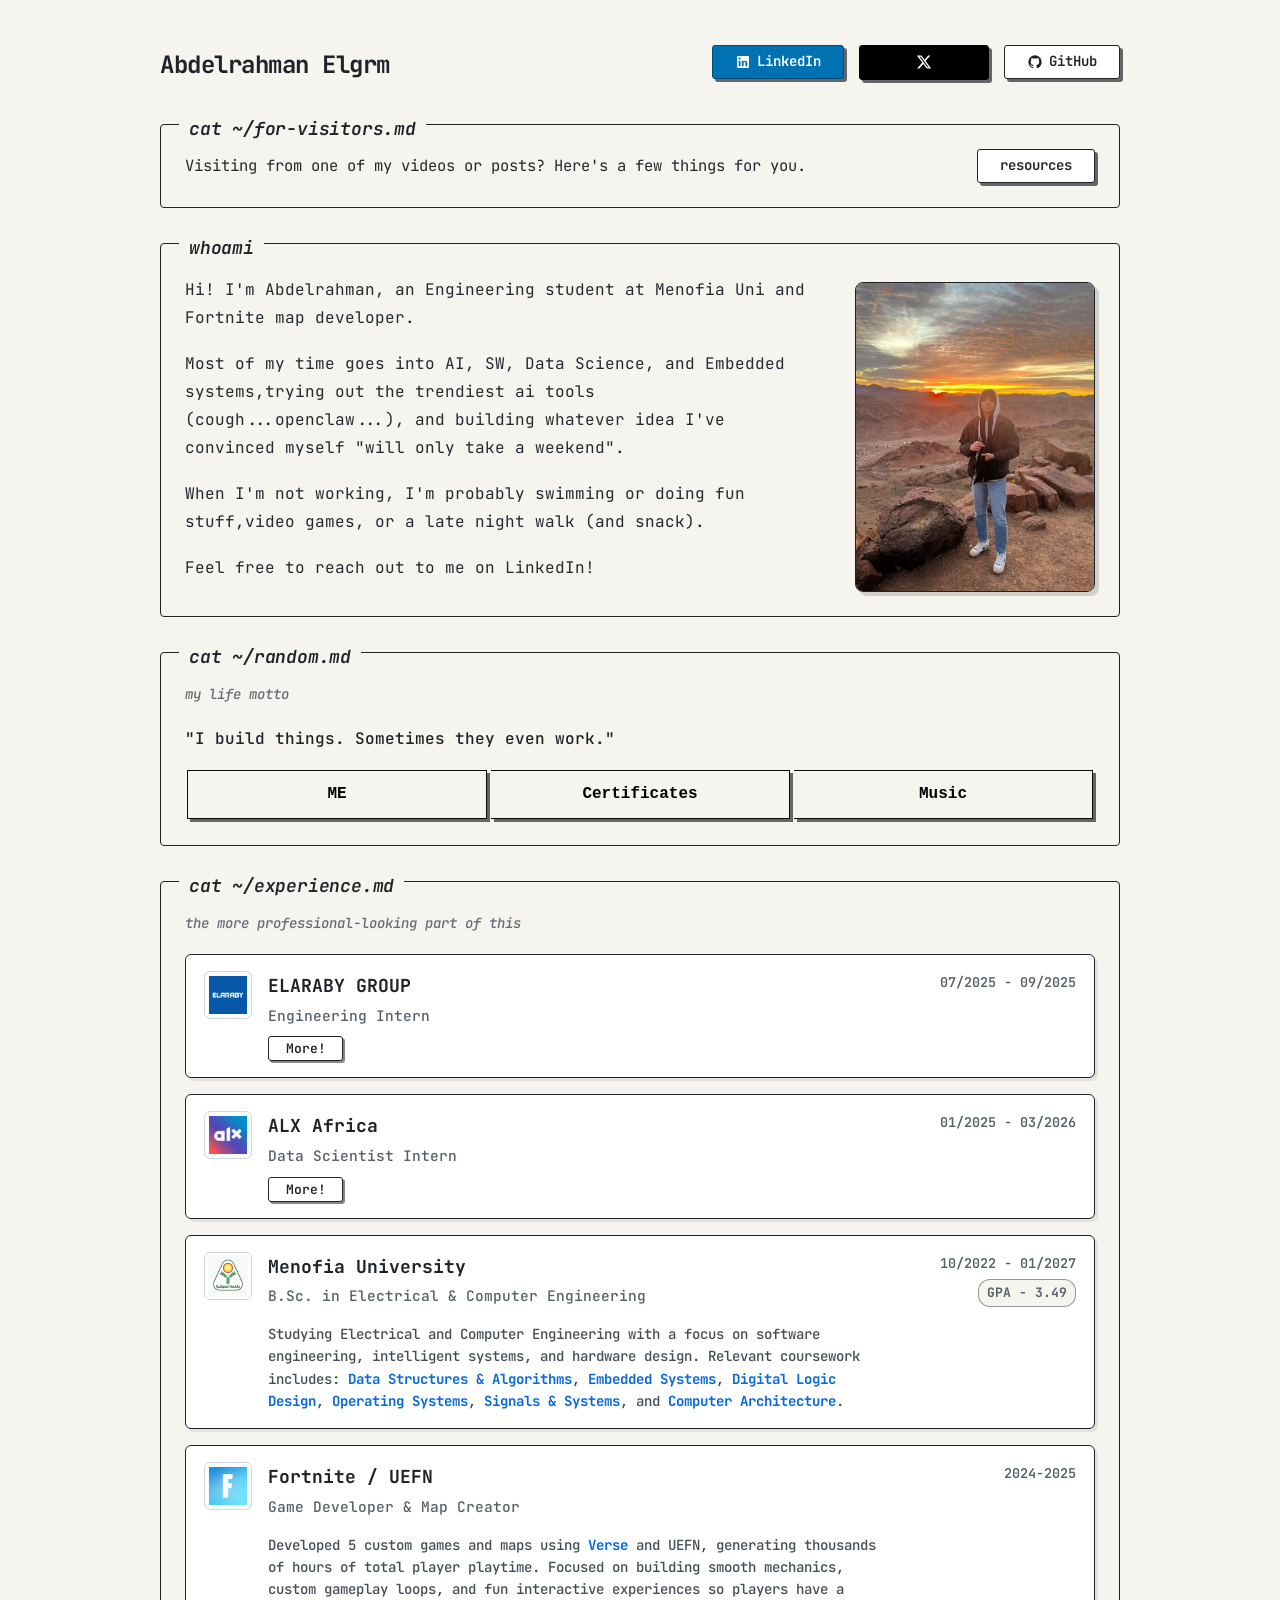
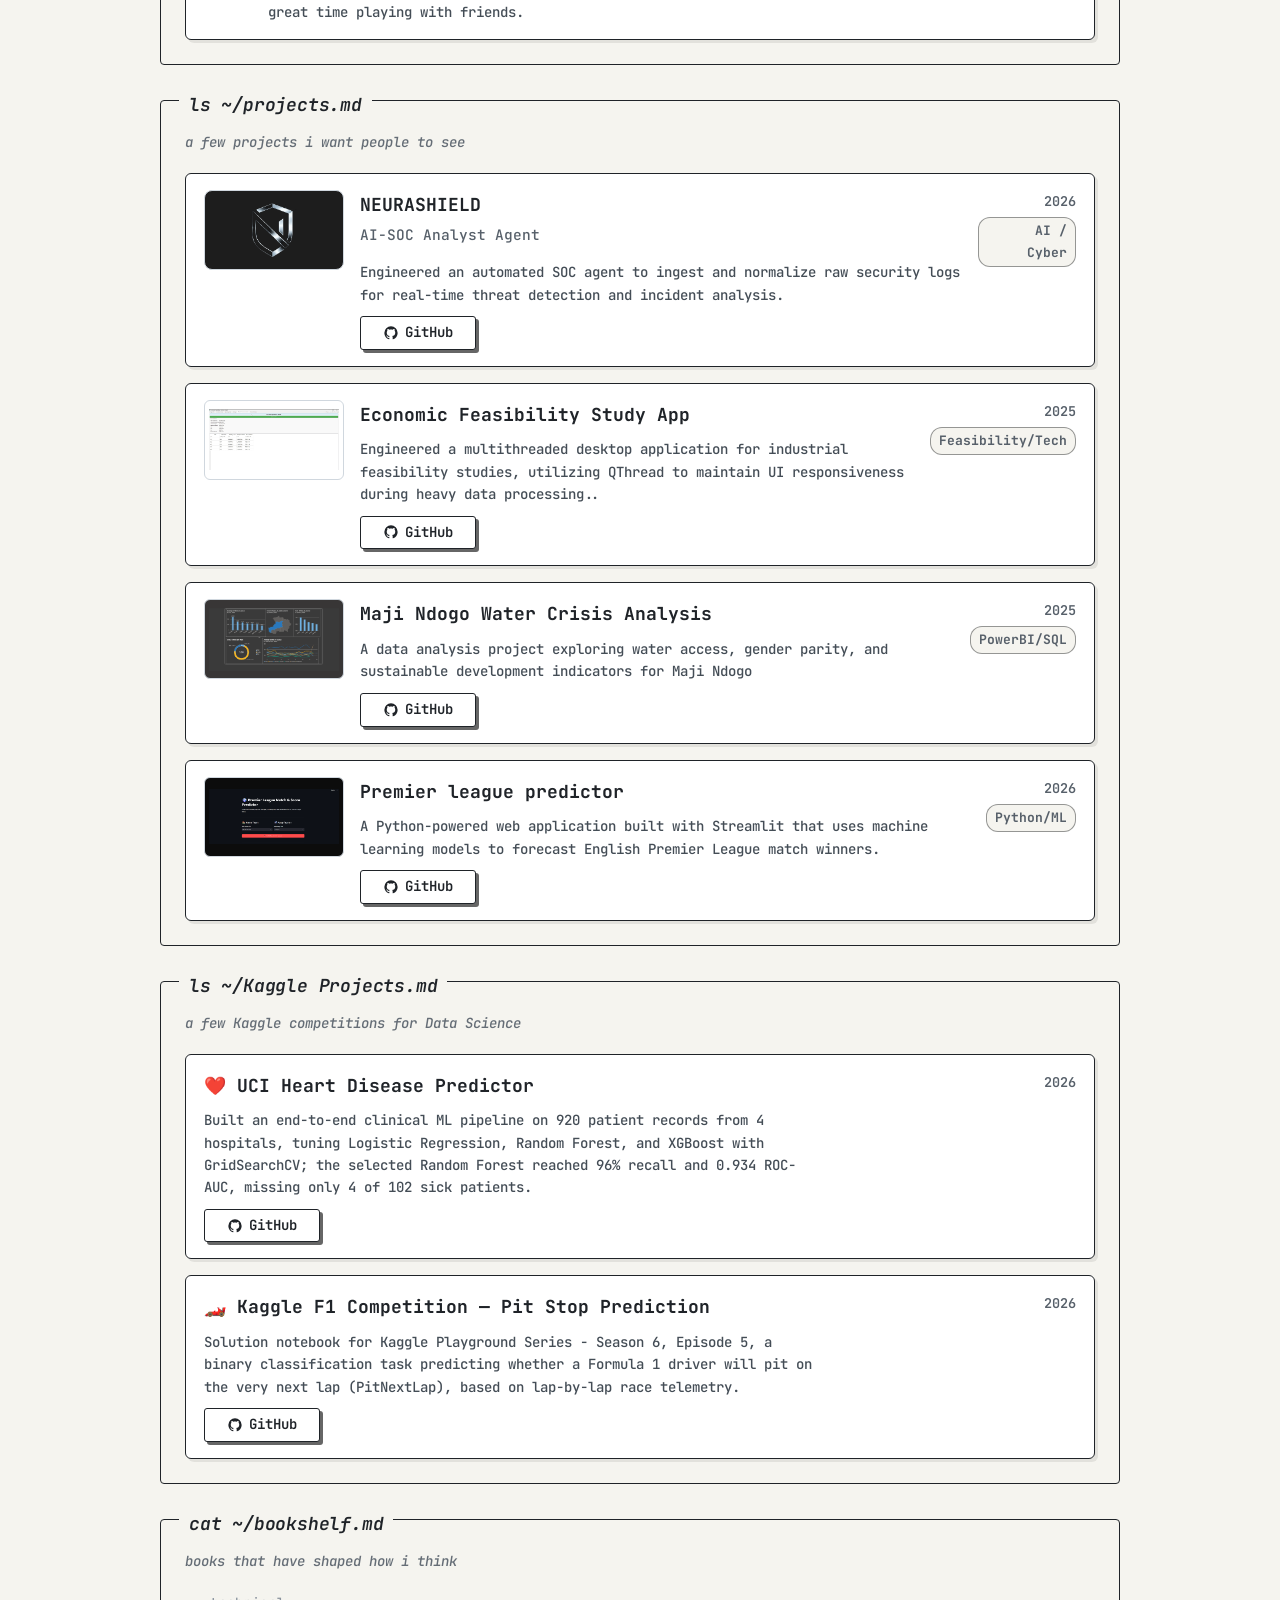
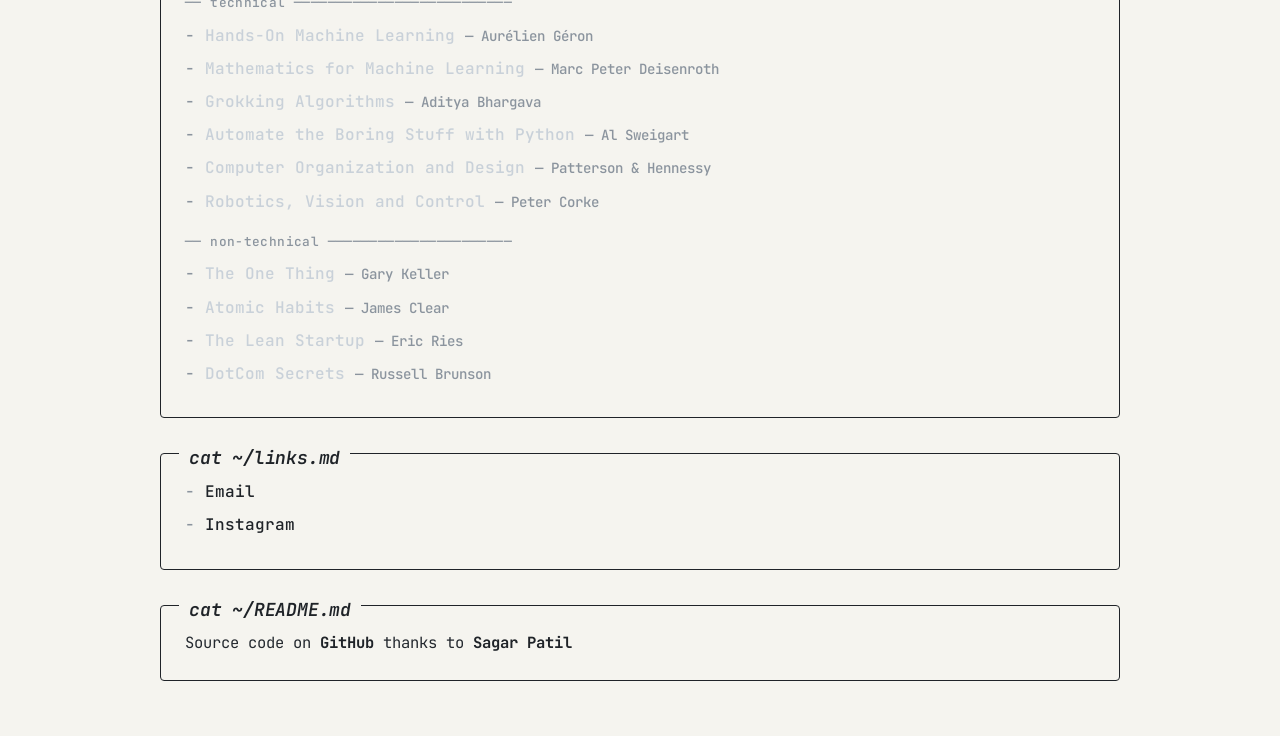
<file: index.html>
<!DOCTYPE html>
<html lang="en">
<head>
    <meta charset="UTF-8">
    <meta name="viewport"
    content="width=device-width, initial-scale=1.0">
    <title>Abdelrahman Elgrm</title>
    <link rel="icon" type="image/png" href="favicon.png">
    <link rel="shortcut icon" href="favicon.png" type="image/png">
    <link rel="stylesheet" href="style.css">
</head>
<body>

    
<header class="site-header">
    <h1><a href="index.html">Abdelrahman Elgrm</a></h1>
    <nav class="links">
        <!-- LinkedIn Button -->
        <a href="https://www.linkedin.com/in/abdelrahman-elgrm-075b00363/" class="btn btn-linkedin">
        <svg viewBox="0 0 24 24">
            <path d="M19 3a2 2 0 0 1 2 2v14a2 2 0 0 1-2 2H5a2 2 0 0 1-2-2V5a2 2 0 0 1 2-2h14m-.5 15.5v-5.3a3.26 3.26 0 0 0-3.26-3.26c-.85 0-1.84.52-2.28 1.3v-1.11h-2.79v8.37h2.79v-4.93c0-.77.62-1.4 1.39-1.4a1.4 1.4 0 0 1 1.4 1.4v4.93h2.75M6.88 8.56a1.68 1.68 0 0 0 1.68-1.68c0-.93-.75-1.69-1.68-1.69a1.69 1.69 0 0 0-1.69 1.69c0 .93.76 1.68 1.69 1.68m1.39 9.94v-8.37H5.5v8.37h2.77z"/>
        </svg>
        LinkedIn
        </a>

        <!-- X (Twitter) Button -->
        <a href="https://x.com/AAELGRM" class="btn btn-x" target="_blank">
        <svg viewBox="0 0 24 24">
            <path d="M18.244 2.25h3.308l-7.227 8.26 8.502 11.24H16.17l-5.214-6.817L4.99 21.75H1.68l7.73-8.835L1.254 2.25H8.08l4.713 6.231zm-1.161 17.52h1.833L7.084 4.126H5.117z"/>
        </svg>

        </a>

        <!-- GitHub Button -->
        <a href="https://github.com/Abdurhman-elgrm" class="btn btn-github">
        <svg viewBox="0 0 24 24">
            <path d="M12 2A10 10 0 0 0 2 12c0 4.42 2.87 8.17 6.84 9.5.5.08.66-.23.66-.5v-1.69c-2.77.6-3.36-1.34-3.36-1.34-.46-1.16-1.11-1.47-1.11-1.47-.91-.62.07-.6.07-.6 1 .07 1.53 1.03 1.53 1.03.87 1.52 2.34 1.07 2.91.83.1-.65.35-1.09.63-1.34-2.22-.25-4.55-1.11-4.55-4.92 0-1.11.38-2 1.03-2.71-.1-.25-.45-1.29.1-2.64 0 0 .84-.27 2.75 1.02.79-.22 1.65-.33 2.5-.33.85 0 1.71.11 2.5.33 1.91-1.29 2.75-1.02 2.75-1.02.55 1.35.2 2.39.1 2.64.65.71 1.03 1.6 1.03 2.71 0 3.82-2.34 4.66-4.57 4.91.36.31.69.92.69 1.85V21c0 .27.16.59.67.5C19.14 20.16 22 16.42 22 12A10 10 0 0 0 12 2z"/>
        </svg>
        GitHub
        </a>
    </nav>
</header>

<div class="bordered-box">
    <span class="bordered-box-header">cat ~/for-visitors.md</span>
    <div class="bordered-box-body"><p>Visiting from one of my videos or posts? Here's a few things for you.</p>
        <nav class="links">
        <a href="resources.html" class="btn btn-resources">resources</a></nav>
    </div>
</div>
<section class="terminal-block bordered-box">
    <span class="bordered-box-header">whoami</span>

    <div class="bio">
        <!-- Text on Left -->
        <div class="bio-text">
            <p>Hi! I'm Abdelrahman, an Engineering student at Menofia Uni and Fortnite map developer.</p>
            <p>Most of my time goes into AI, SW, Data Science, and Embedded systems,trying out the trendiest ai tools (cough...openclaw...), and building whatever idea I've convinced myself "will only take a weekend".</p>
            <p>When I'm not working, I'm probably swimming or doing fun stuff,video games, or a late night walk (and snack).</p>
            <p>Feel free to reach out to me on LinkedIn!</p>
        </div>

        <!-- Pic on Right -->
        <div class="bio-pic">
            <img src="img\WhatsApp Image 2026-09-30 at 9.23.48 PM.jpeg" alt="A photo of me" class="img-primary">
            <img src="img/img1.jpeg" alt="A goofier photo of me" class="img-hover">
        </div>
    </div>
</section>

<section class="terminal-block bordered-box">
    <span class="bordered-box-header">cat ~/random.md</span>
    <p class="section-note">my life motto</p>
    <blockquote>"I build things. Sometimes they even work."</blockquote>
    <nav class="links random-links">
        <a href="ME.html" class="btn btn-random">ME</a>
        <a href="certificate.html" class="btn btn-random">Certificates</a>
        <a href="music.html" class="btn btn-random">Music</a>
    </nav>
</section>

<section class="terminal-block bordered-box">
    <span class="bordered-box-header">cat ~/experience.md</span>
    <p class="section-note">the more professional-looking part of this</p>
    <div class="experience-card">
        <div class="card-left">
            <div class="logo-container">
                <img src="img\unnamed.png" alt="ELARABY-LOGO" />
            </div>
            <div class="details">
                <h3 class="company-name">ELARABY GROUP</h3>
                <p class="job-title">Engineering Intern</p>
                <nav class="links">
                    <!-- Unique ID for Elaraby More button -->
                    <a href="#" id="openAlarabyModalBtn" class="btn btn-details">More!</a>
                </nav>
            </div>
        </div>
        <div class="card-right">
            <span class="date">07/2025 - 09/2025</span>
        </div>
   </div>
   <div class="experience-card">
        <div class="card-left">
            <div class="logo-container">
                <img src="img\download.jpg" alt="ALX-LOGO" />
            </div>
            <div class="details">
                <h3 class="company-name">ALX Africa</h3>
                <p class="job-title">Data Scientist Intern</p>
                <nav class="links">
                    <!-- Unique ID for ALX More button -->
                    <a href="#" id="openAlxModalBtn" class="btn btn-details">More!</a>
                </nav>
            </div>
        </div>
    
        <div class="card-right">
            <span class="date">01/2025 - 03/2026</span>
        </div>
   </div>
   <div class="experience-card">
        <div class="card-left">
            <div class="logo-container">
                <img src="img/images.png" alt="Uni-LOGO" />
            </div>
            <div class="details">
                <h3 class="company-name">Menofia University</h3>
                <p class="job-title">B.Sc. in Electrical & Computer Engineering</p>
                <p class="experience-desc">Studying Electrical and Computer Engineering with a focus on software engineering, intelligent systems, and hardware design. Relevant coursework includes: <strong>Data Structures & Algorithms</strong>, <strong>Embedded Systems</strong>, <strong>Digital Logic Design</strong>, <strong>Operating Systems</strong>, <strong>Signals & Systems</strong>, and <strong>Computer Architecture</strong>.</p>
            </div>
        </div>
    
        <div class="card-right">
            <span class="date">10/2022 - 01/2027</span>
            <span class="GPA">GPA - 3.49</span>
        </div>
   </div>
 
  
    <div class="experience-card">
        <div class="card-left">
            <div class="logo-container">
                <img src="img/Fortnite_F_lettermark_logo.png" alt="fortnite-LOGO" />
            </div>
            <div class="details">
                <h3 class="company-name">Fortnite / UEFN</h3>
                <p class="job-title">Game Developer & Map Creator</p>
                <p class="experience-desc">Developed 5 custom games and maps using <strong>Verse</strong> and UEFN, generating thousands of hours of total player playtime. Focused on building smooth mechanics, custom gameplay loops, and fun interactive experiences so players have a great time playing with friends.</p>
            </div>
        </div>
        <div class="card-right">
            <span class="date">2024-2025</span>
        </div>
   </div>
</section>

<section class="terminal-block bordered-box">
    <span class="bordered-box-header">ls ~/projects.md</span>
    <p class="section-note">a few projects i want people to see</p>

    
    <div class="experience-card">
        <div class="card-left">
            <div class="logo-container project1">
                <img src="img/logo (1).png" alt="NEURASHIELD Logo" />
            </div>
            <div class="details">
                <h3 class="company-name">NEURASHIELD</h3>
                <p class="job-title">AI-SOC Analyst Agent</p>
                <p class="experience-desc">Engineered an automated SOC agent to ingest and normalize raw security logs for real-time threat detection and incident analysis.</p>
                <div style="margin-top: 10px;">
                    <a href="https://github.com/Abdurhman-elgrm/Neurashield-AI-SOC-Analyst-" class="btn btn-github">
                    <svg viewBox="0 0 24 24">
                        <path d="M12 2A10 10 0 0 0 2 12c0 4.42 2.87 8.17 6.84 9.5.5.08.66-.23.66-.5v-1.69c-2.77.6-3.36-1.34-3.36-1.34-.46-1.16-1.11-1.47-1.11-1.47-.91-.62.07-.6.07-.6 1 .07 1.53 1.03 1.53 1.03.87 1.52 2.34 1.07 2.91.83.1-.65.35-1.09.63-1.34-2.22-.25-4.55-1.11-4.55-4.92 0-1.11.38-2 1.03-2.71-.1-.25-.45-1.29.1-2.64 0 0 .84-.27 2.75 1.02.79-.22 1.65-.33 2.5-.33.85 0 1.71.11 2.5.33 1.91-1.29 2.75-1.02 2.75-1.02.55 1.35.2 2.39.1 2.64.65.71 1.03 1.6 1.03 2.71 0 3.82-2.34 4.66-4.57 4.91.36.31.69.92.69 1.85V21c0 .27.16.59.67.5C19.14 20.16 22 16.42 22 12A10 10 0 0 0 12 2z"/>
                    </svg>
                    GitHub
                    </a>
                </div>
            </div>
        </div>

        <div class="card-right">
            <span class="date">2026</span>
            <span class="GPA">AI / Cyber</span>
        </div>
    </div>

    <div class="experience-card">
        <div class="card-left">
            <div class="logo-container project2">
                <img src="img\Screenshot 2026-09-22 193331.png" alt="NEURASHIELD Logo" />
            </div>
            <div class="details">
                <h3 class="company-name">Economic Feasibility Study App</h3>
                
                <p class="experience-desc">Engineered a multithreaded desktop application for industrial feasibility studies, utilizing QThread to
                    maintain UI responsiveness during heavy data processing..</p>
                <div style="margin-top: 10px;">
                    <a href="https://github.com/Abdurhman-elgrm/Feasbility-Study-App" class="btn btn-github">
                    <svg viewBox="0 0 24 24">
                        <path d="M12 2A10 10 0 0 0 2 12c0 4.42 2.87 8.17 6.84 9.5.5.08.66-.23.66-.5v-1.69c-2.77.6-3.36-1.34-3.36-1.34-.46-1.16-1.11-1.47-1.11-1.47-.91-.62.07-.6.07-.6 1 .07 1.53 1.03 1.53 1.03.87 1.52 2.34 1.07 2.91.83.1-.65.35-1.09.63-1.34-2.22-.25-4.55-1.11-4.55-4.92 0-1.11.38-2 1.03-2.71-.1-.25-.45-1.29.1-2.64 0 0 .84-.27 2.75 1.02.79-.22 1.65-.33 2.5-.33.85 0 1.71.11 2.5.33 1.91-1.29 2.75-1.02 2.75-1.02.55 1.35.2 2.39.1 2.64.65.71 1.03 1.6 1.03 2.71 0 3.82-2.34 4.66-4.57 4.91.36.31.69.92.69 1.85V21c0 .27.16.59.67.5C19.14 20.16 22 16.42 22 12A10 10 0 0 0 12 2z"/>
                    </svg>
                    GitHub
                    </a>
                </div>
            </div>
        </div>

        <div class="card-right">
            <span class="date">2025</span>
            <span class="GPA">Feasibility/Tech</span>
        </div>
    </div>
    <div class="experience-card">
        <div class="card-left">
            <div class="logo-container project3">
                <img src="img\Screenshot 2026-09-22 194307.png" alt="NEURASHIELD Logo" />
            </div>
            <div class="details">
                <h3 class="company-name">Maji Ndogo Water Crisis Analysis</h3>
                
                <p class="experience-desc">A data analysis project exploring water access, gender parity, and sustainable development indicators for Maji Ndogo </p>
                <div style="margin-top: 10px;">
                    <a href="https://github.com/Abdurhman-elgrm/Maji-Ndogo-Water-Crisis-Analysis" class="btn btn-github">
                    <svg viewBox="0 0 24 24">
                        <path d="M12 2A10 10 0 0 0 2 12c0 4.42 2.87 8.17 6.84 9.5.5.08.66-.23.66-.5v-1.69c-2.77.6-3.36-1.34-3.36-1.34-.46-1.16-1.11-1.47-1.11-1.47-.91-.62.07-.6.07-.6 1 .07 1.53 1.03 1.53 1.03.87 1.52 2.34 1.07 2.91.83.1-.65.35-1.09.63-1.34-2.22-.25-4.55-1.11-4.55-4.92 0-1.11.38-2 1.03-2.71-.1-.25-.45-1.29.1-2.64 0 0 .84-.27 2.75 1.02.79-.22 1.65-.33 2.5-.33.85 0 1.71.11 2.5.33 1.91-1.29 2.75-1.02 2.75-1.02.55 1.35.2 2.39.1 2.64.65.71 1.03 1.6 1.03 2.71 0 3.82-2.34 4.66-4.57 4.91.36.31.69.92.69 1.85V21c0 .27.16.59.67.5C19.14 20.16 22 16.42 22 12A10 10 0 0 0 12 2z"/>
                    </svg>
                    GitHub
                    </a>
                </div>
            </div>
        </div>

        <div class="card-right">
            <span class="date">2025</span>
            <span class="GPA">PowerBI/SQL</span>
        </div>
    </div>
    <div class="experience-card">
        <div class="card-left">
            <div class="logo-container project4">
                <img src="img\Screenshot 2026-09-22 194953.png" alt="NEURASHIELD Logo" />
            </div>
            <div class="details">
                <h3 class="company-name">Premier league predictor</h3>
                
                <p class="experience-desc">A Python-powered web application built with Streamlit that uses machine learning models to forecast English Premier League match winners.</p>
                <div style="margin-top: 10px;">
                    <a href="https://github.com/Abdurhman-elgrm/premier-league-predictor" class="btn btn-github">
                    <svg viewBox="0 0 24 24">
                        <path d="M12 2A10 10 0 0 0 2 12c0 4.42 2.87 8.17 6.84 9.5.5.08.66-.23.66-.5v-1.69c-2.77.6-3.36-1.34-3.36-1.34-.46-1.16-1.11-1.47-1.11-1.47-.91-.62.07-.6.07-.6 1 .07 1.53 1.03 1.53 1.03.87 1.52 2.34 1.07 2.91.83.1-.65.35-1.09.63-1.34-2.22-.25-4.55-1.11-4.55-4.92 0-1.11.38-2 1.03-2.71-.1-.25-.45-1.29.1-2.64 0 0 .84-.27 2.75 1.02.79-.22 1.65-.33 2.5-.33.85 0 1.71.11 2.5.33 1.91-1.29 2.75-1.02 2.75-1.02.55 1.35.2 2.39.1 2.64.65.71 1.03 1.6 1.03 2.71 0 3.82-2.34 4.66-4.57 4.91.36.31.69.92.69 1.85V21c0 .27.16.59.67.5C19.14 20.16 22 16.42 22 12A10 10 0 0 0 12 2z"/>
                    </svg>
                    GitHub
                    </a>
                </div>
            </div>
        </div>

        <div class="card-right">
            <span class="date">2026</span>
            <span class="GPA">Python/ML</span>
        </div>
    </div>
</section>


<section class="terminal-block bordered-box">
    <span class="bordered-box-header">ls ~/Kaggle Projects.md</span>
    <p class="section-note">a few Kaggle competitions for Data Science</p>

    
    
    <div class="experience-card">
        <div class="card-left">

            <div class="details">
                <h3 class="company-name">❤️ UCI Heart Disease Predictor</h3>
                
                <p class="experience-desc">Built an end-to-end clinical ML pipeline on 920 patient records from 4 hospitals, tuning Logistic
                    Regression, Random Forest, and XGBoost with GridSearchCV; the selected Random Forest reached 96%
                    recall and 0.934 ROC-AUC, missing only 4 of 102 sick patients.
                    </p>
                <div style="margin-top: 10px;">
                    <a href="https://github.com/Abdurhman-elgrm/UCI-heart-disease" class="btn btn-github">
                    <svg viewBox="0 0 24 24">
                        <path d="M12 2A10 10 0 0 0 2 12c0 4.42 2.87 8.17 6.84 9.5.5.08.66-.23.66-.5v-1.69c-2.77.6-3.36-1.34-3.36-1.34-.46-1.16-1.11-1.47-1.11-1.47-.91-.62.07-.6.07-.6 1 .07 1.53 1.03 1.53 1.03.87 1.52 2.34 1.07 2.91.83.1-.65.35-1.09.63-1.34-2.22-.25-4.55-1.11-4.55-4.92 0-1.11.38-2 1.03-2.71-.1-.25-.45-1.29.1-2.64 0 0 .84-.27 2.75 1.02.79-.22 1.65-.33 2.5-.33.85 0 1.71.11 2.5.33 1.91-1.29 2.75-1.02 2.75-1.02.55 1.35.2 2.39.1 2.64.65.71 1.03 1.6 1.03 2.71 0 3.82-2.34 4.66-4.57 4.91.36.31.69.92.69 1.85V21c0 .27.16.59.67.5C19.14 20.16 22 16.42 22 12A10 10 0 0 0 12 2z"/>
                    </svg>
                    GitHub
                    </a>
                </div>
            </div>
        </div>

        <div class="card-right">
            <span class="date">2026</span>
        </div>
    </div>
    <div class="experience-card">
        <div class="card-left">

            <div class="details">
                <h3 class="company-name"> 🏎️ Kaggle F1 Competition — Pit Stop Prediction</h3>
                
                <p class="experience-desc">Solution notebook for Kaggle Playground Series - Season 6, Episode 5, a binary classification task predicting whether a Formula 1 driver will pit on the very next lap (PitNextLap), based on lap-by-lap race telemetry.</p>
                <div style="margin-top: 10px;">
                    <a href="https://github.com/Abdurhman-elgrm/kaggle-F1-competition" class="btn btn-github">
                    <svg viewBox="0 0 24 24">
                        <path d="M12 2A10 10 0 0 0 2 12c0 4.42 2.87 8.17 6.84 9.5.5.08.66-.23.66-.5v-1.69c-2.77.6-3.36-1.34-3.36-1.34-.46-1.16-1.11-1.47-1.11-1.47-.91-.62.07-.6.07-.6 1 .07 1.53 1.03 1.53 1.03.87 1.52 2.34 1.07 2.91.83.1-.65.35-1.09.63-1.34-2.22-.25-4.55-1.11-4.55-4.92 0-1.11.38-2 1.03-2.71-.1-.25-.45-1.29.1-2.64 0 0 .84-.27 2.75 1.02.79-.22 1.65-.33 2.5-.33.85 0 1.71.11 2.5.33 1.91-1.29 2.75-1.02 2.75-1.02.55 1.35.2 2.39.1 2.64.65.71 1.03 1.6 1.03 2.71 0 3.82-2.34 4.66-4.57 4.91.36.31.69.92.69 1.85V21c0 .27.16.59.67.5C19.14 20.16 22 16.42 22 12A10 10 0 0 0 12 2z"/>
                    </svg>
                    GitHub
                    </a>
                </div>
            </div>
        </div>

        <div class="card-right">
            <span class="date">2026</span>
        </div>
    </div>
</section>

<section class="terminal-block bordered-box">
    <span class="bordered-box-header">cat ~/bookshelf.md</span>
    <p class="section-note">books that have shaped how i think</p>
    <p class="book-category">── technical ──────────────────────────</p>
    <ul class="dash-list">
        <li><span class="book-title">Hands-On Machine Learning</span> <span class="book-author">— Aurélien Géron</span></li>
        <li><span class="book-title">Mathematics for Machine Learning</span> <span class="book-author">— Marc Peter Deisenroth</span></li>
        <li><span class="book-title">Grokking Algorithms</span> <span class="book-author">— Aditya Bhargava</span></li>
        <li><span class="book-title">Automate the Boring Stuff with Python</span> <span class="book-author">— Al Sweigart</span></li>
        <li><span class="book-title">Computer Organization and Design</span> <span class="book-author">— Patterson & Hennessy</span></li>
        <li><span class="book-title">Robotics, Vision and Control</span> <span class="book-author">— Peter Corke</span></li>
    </ul>

    <p class="book-category">── non-technical ──────────────────────</p>
    <ul class="dash-list">
        <li><span class="book-title">The One Thing</span> <span class="book-author">— Gary Keller</span></li>
        <li><span class="book-title">Atomic Habits</span> <span class="book-author">— James Clear</span></li>
        <li><span class="book-title">The Lean Startup</span> <span class="book-author">— Eric Ries</span></li>
        <li><span class="book-title">DotCom Secrets</span> <span class="book-author">— Russell Brunson</span></li>
    </ul>
</section>

<section class="terminal-block bordered-box">
  <span class="bordered-box-header">cat ~/links.md</span>
  <ul class="dash-list">
    <li><a href="mailto:abdelrahmanelgerm@gmail.com">Email</a></li>
    <li><a href="https://www.instagram.com/abdelrahman_elgrm/?next=%2F">Instagram</a></li>
  </ul>
</section>

<div class="bordered-box">
    <span class="bordered-box-header">cat ~/README.md</span>
    <div class="bordered-box-body"><p>Source code on <a href="https://github.com/sagarreddypatil/portfolio-website">GitHub</a> thanks to <a>Sagar Patil</a></p> 
</div>

<!-- ==================== ELARABY MODAL POPUP ==================== -->
<div id="alarabyModal" class="alaraby-modal-overlay">
  <div class="alaraby-modal-content">
    
    <!-- Modal Header -->
    <div class="alaraby-modal-header">
      <div>
        <h2>ELARABY Pictures</h2>
        <p>a summer of gpus and questionable altitude choices</p>
      </div>
      <button id="closeAlarabyBtn" class="alaraby-close-btn">&times;</button>
    </div>

    <!-- Modal Body with Image Grid -->
    <div class="alaraby-modal-body">
      <div class="alaraby-image-grid">
        
        <!-- Card 1 -->
        <div class="alaraby-img-card">
          <img src="img\WhatsApp Image 2026-09-30 at 6.22.47 PM.jpeg" alt="team-pic">
          <p>pictures with my team</p>
        </div>

        <!-- Card 2 -->
        <div class="alaraby-img-card">
          <img src="more certificates\Certificate.jpg" alt="certificate">
          <p>Certificate</p>
        </div>

      </div>
    </div>

  </div>
</div>

<!-- ==================== ALX MODAL POPUP ==================== -->
<div id="alxModal" class="alaraby-modal-overlay">
  <div class="alaraby-modal-content">
    
    <!-- Modal Header -->
    <div class="alaraby-modal-header">
      <div>
        <h2>ALX Africa Pictures</h2>
        <p>data science journey and milestones</p>
      </div>
      <button id="closeAlxBtn" class="alaraby-close-btn">&times;</button>
    </div>

    <!-- Modal Body with Image Grid -->
    <div class="alaraby-modal-body">
      <div class="alaraby-image-grid">
        
        <!-- Card 1 -->
        <div class="alaraby-img-card">
          <img src="more certificates\51-data-analytics-certificate-abdelrahman-elgrm.png" alt="dataanalytic-pic">
          <p>Data Analytics Certificate</p>
        </div>

        <!-- Card 2 -->
        <div class="alaraby-img-card">
          <img src="more certificates\189-python-programming-certificate-abdelrahman-elgrm.png" alt="python-pic">
          <p>Python Certificate</p>
        </div>

        <!-- Card 3 -->
        <div class="alaraby-img-card">
          <img src="more certificates\89-professional-foundations-certificate-abdelrahman-elgrm.png" alt="foundation-pic">
          <p>Foundation Certificate</p>
        </div>

        <!-- Card 4 -->
        <div class="alaraby-img-card">
          <img src="more certificates\84-data-science-certificate-abdelrahman-elgrm.png" alt="datascience-pic">
          <p>Data Science Certificate</p>
        </div>

      </div>
    </div>

  </div>
</div>

<!-- ==================== MODALS JAVASCRIPT ==================== -->
<script>
  // Elaraby Modal Logic
  const alarabyModal = document.getElementById('alarabyModal');
  const openAlarabyBtn = document.getElementById('openAlarabyModalBtn');
  const closeAlarabyBtn = document.getElementById('closeAlarabyBtn');

  openAlarabyBtn.addEventListener('click', (e) => {
    e.preventDefault();
    alarabyModal.style.display = 'flex';
  });

  closeAlarabyBtn.addEventListener('click', () => {
    alarabyModal.style.display = 'none';
  });

  // ALX Modal Logic
  const alxModal = document.getElementById('alxModal');
  const openAlxBtn = document.getElementById('openAlxModalBtn');
  const closeAlxBtn = document.getElementById('closeAlxBtn');

  openAlxBtn.addEventListener('click', (e) => {
    e.preventDefault();
    alxModal.style.display = 'flex';
  });

  closeAlxBtn.addEventListener('click', () => {
    alxModal.style.display = 'none';
  });

  // Close modals when clicking outside the content box
  window.addEventListener('click', (e) => {
    if (e.target === alarabyModal) {
      alarabyModal.style.display = 'none';
    }
    if (e.target === alxModal) {
      alxModal.style.display = 'none';
    }
  });
</script>

</body>
</html>
</file>
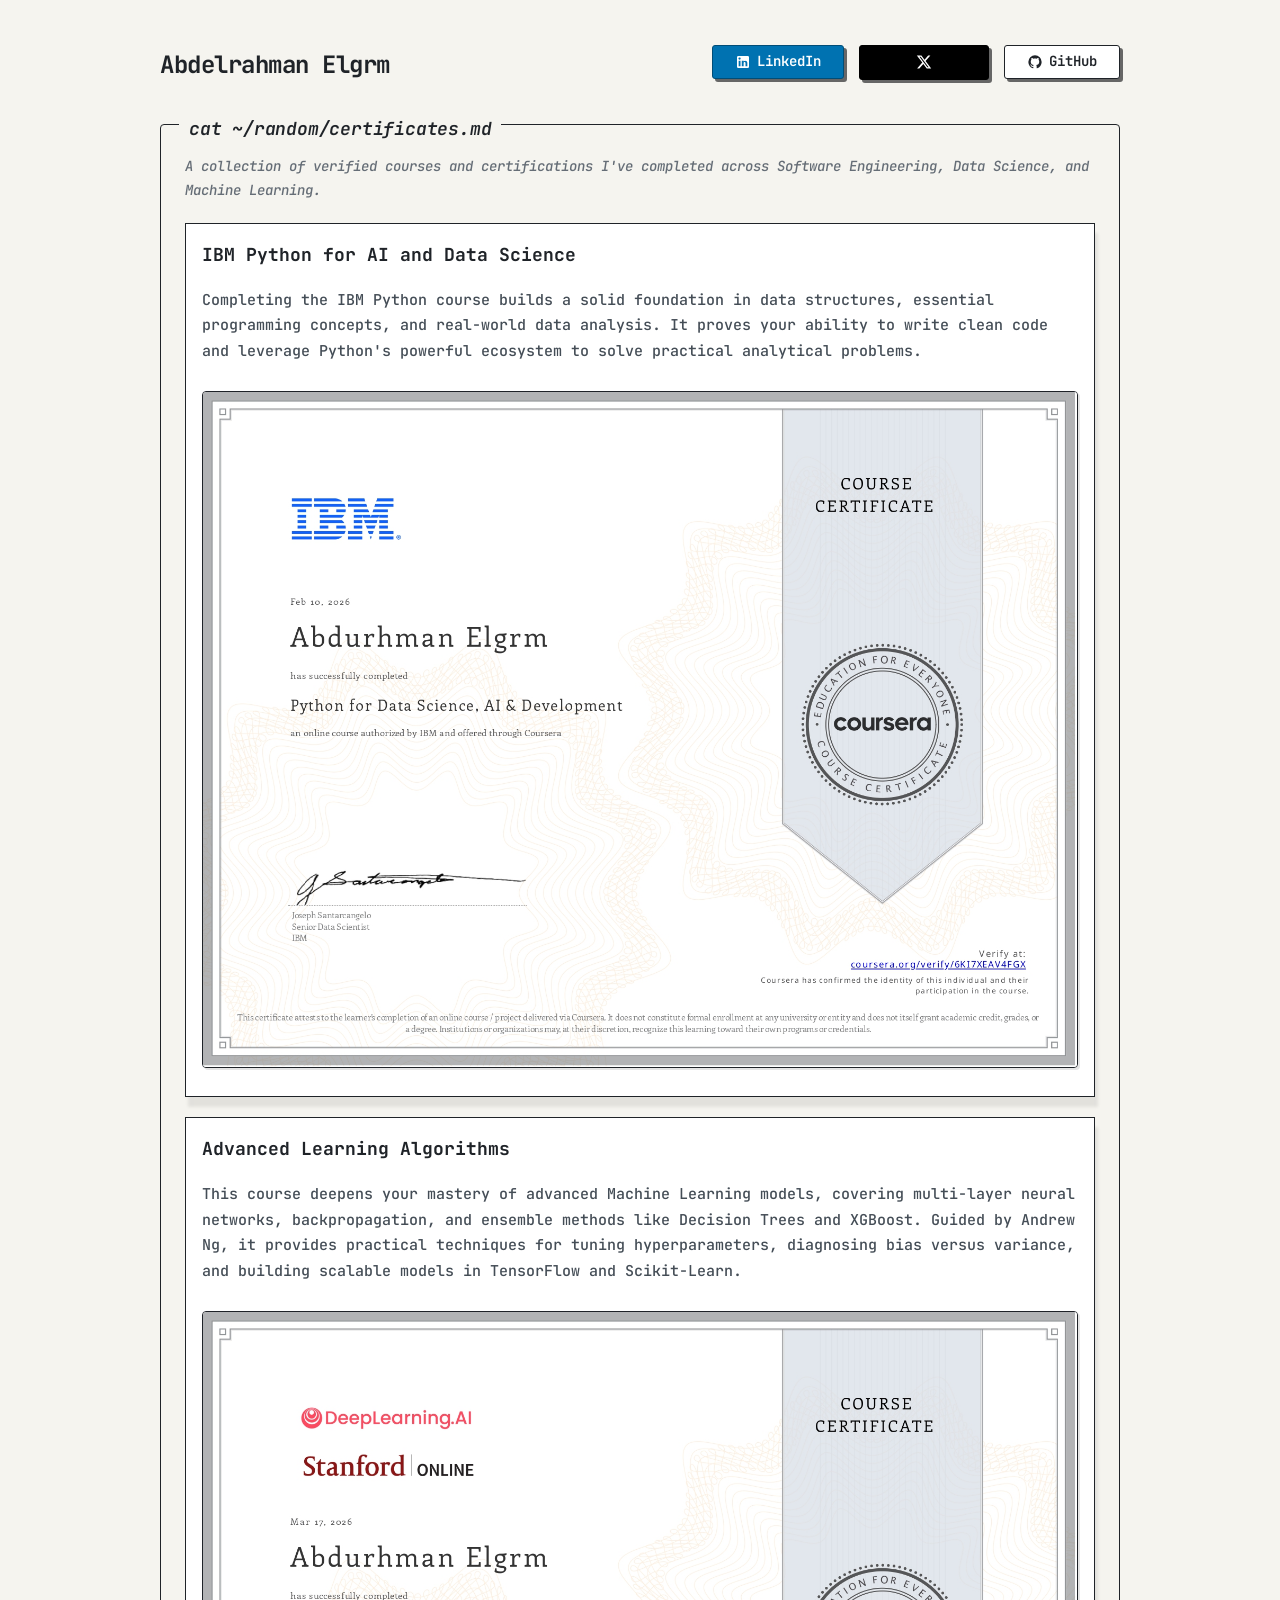
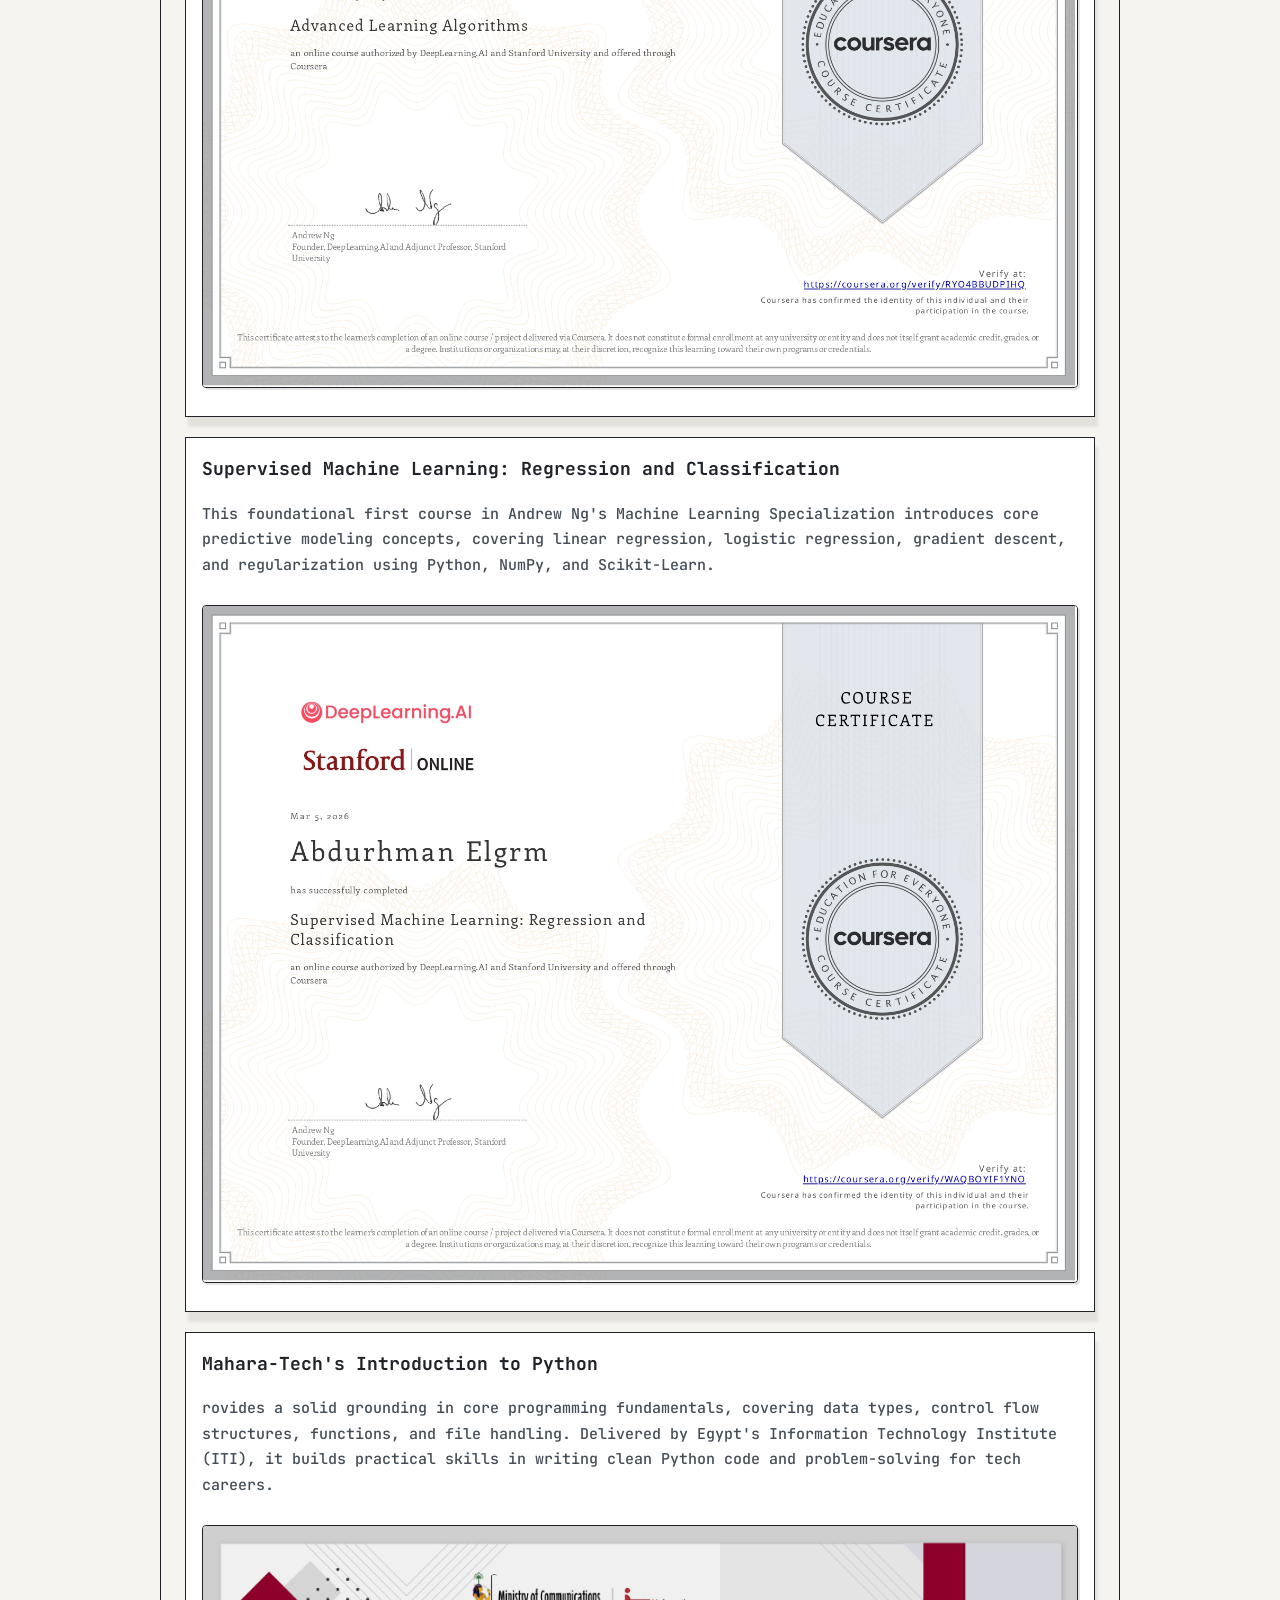
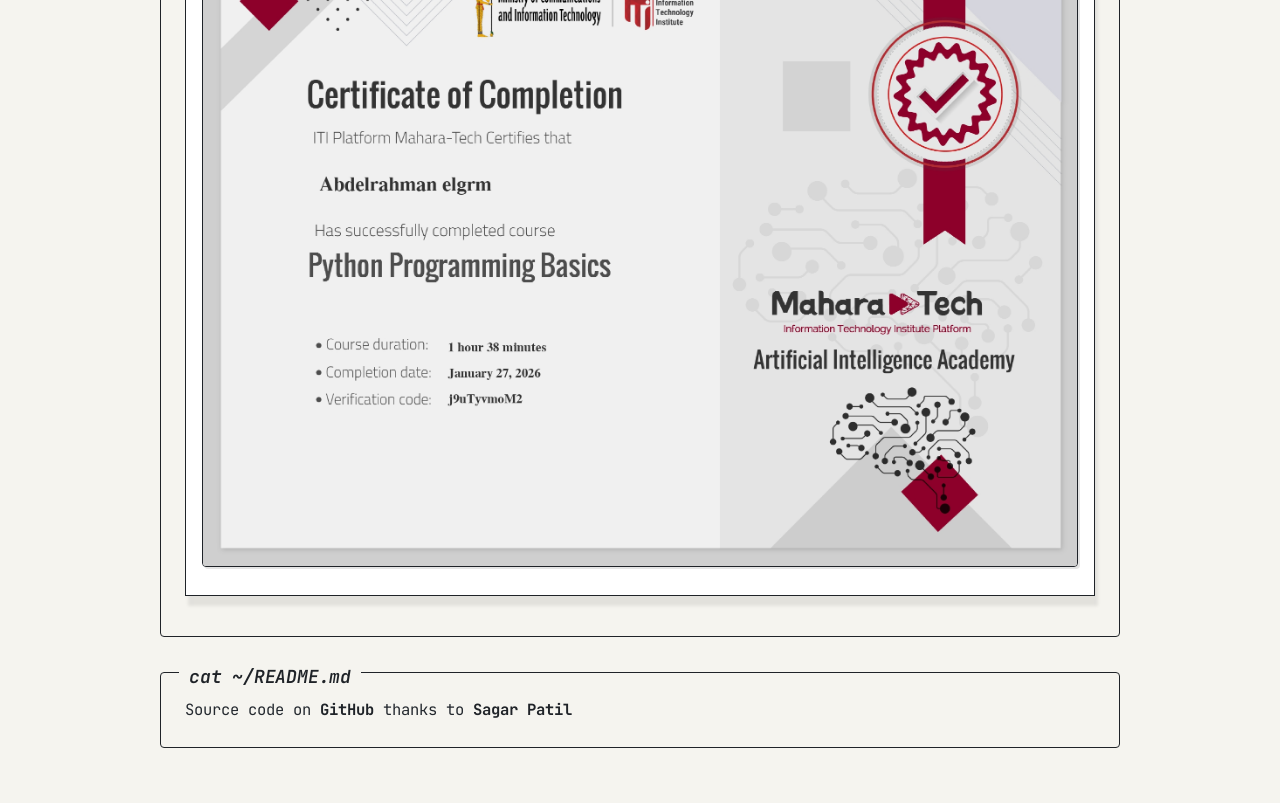
<file: certificate.html>
<!DOCTYPE html>
<html lang="en">
<head>
    <meta charset="UTF-8">
    <meta name="viewport" content="width=device-width, initial-scale=1.0">
    <title>Certificates</title>
    <link rel="icon" type="image/png" href="favicon.png">
    <link rel="shortcut icon" href="favicon.png" type="image/png">
    <link rel="stylesheet" href="style.css">
</head>
<body>
<header class="site-header">
    <h1><a href="index.html">Abdelrahman Elgrm</a></h1>
    <nav class="links">
        <!-- LinkedIn Button -->
        <a href="https://www.linkedin.com/in/abdelrahman-elgrm-075b00363/" class="btn btn-linkedin">
        <svg viewBox="0 0 24 24">
            <path d="M19 3a2 2 0 0 1 2 2v14a2 2 0 0 1-2 2H5a2 2 0 0 1-2-2V5a2 2 0 0 1 2-2h14m-.5 15.5v-5.3a3.26 3.26 0 0 0-3.26-3.26c-.85 0-1.84.52-2.28 1.3v-1.11h-2.79v8.37h2.79v-4.93c0-.77.62-1.4 1.39-1.4a1.4 1.4 0 0 1 1.4 1.4v4.93h2.75M6.88 8.56a1.68 1.68 0 0 0 1.68-1.68c0-.93-.75-1.69-1.68-1.69a1.69 1.69 0 0 0-1.69 1.69c0 .93.76 1.68 1.69 1.68m1.39 9.94v-8.37H5.5v8.37h2.77z"/>
        </svg>
        LinkedIn
        </a>

        <!-- X (Twitter) Button -->
        <a href="https://x.com/AAELGRM" class="btn btn-x" target="_blank">
        <svg viewBox="0 0 24 24">
            <path d="M18.244 2.25h3.308l-7.227 8.26 8.502 11.24H16.17l-5.214-6.817L4.99 21.75H1.68l7.73-8.835L1.254 2.25H8.08l4.713 6.231zm-1.161 17.52h1.833L7.084 4.126H5.117z"/>
        </svg>
      
        </a>

        <!-- GitHub Button -->
        <a href="https://github.com/Abdurhman-elgrm" class="btn btn-github">
        <svg viewBox="0 0 24 24">
            <path d="M12 2A10 10 0 0 0 2 12c0 4.42 2.87 8.17 6.84 9.5.5.08.66-.23.66-.5v-1.69c-2.77.6-3.36-1.34-3.36-1.34-.46-1.16-1.11-1.47-1.11-1.47-.91-.62.07-.6.07-.6 1 .07 1.53 1.03 1.53 1.03.87 1.52 2.34 1.07 2.91.83.1-.65.35-1.09.63-1.34-2.22-.25-4.55-1.11-4.55-4.92 0-1.11.38-2 1.03-2.71-.1-.25-.45-1.29.1-2.64 0 0 .84-.27 2.75 1.02.79-.22 1.65-.33 2.5-.33.85 0 1.71.11 2.5.33 1.91-1.29 2.75-1.02 2.75-1.02.55 1.35.2 2.39.1 2.64.65.71 1.03 1.6 1.03 2.71 0 3.82-2.34 4.66-4.57 4.91.36.31.69.92.69 1.85V21c0 .27.16.59.67.5C19.14 20.16 22 16.42 22 12A10 10 0 0 0 12 2z"/>
        </svg>
        GitHub
        </a>
    </nav>
</header>

<section class="terminal-block bordered-box">
    <span class="bordered-box-header">cat ~/random/certificates.md</span>
    <p class="section-note">A collection of verified courses and certifications I've completed across Software Engineering, Data Science, and Machine Learning.</p>

    <!-- Certificate 1 -->
    <div class="resourses-card">
        <h3 class="company-name">IBM Python for AI and Data Science</h3>
        <p class="resources-p">Completing the IBM Python course builds a solid foundation in data structures, essential programming concepts, and real-world data analysis. It proves your ability to write clean code and leverage Python's powerful ecosystem to solve practical analytical problems.</p>
        <div class="cert-img-container">
            <img src="certificates/Coursera 6KI7XEAV4FGX_page-0001.jpg" alt="IBM Python Certificate Preview" class="cert-img" />
        </div>

    </div>

    <!-- Certificate 2 -->
    <div class="resourses-card">
        <h3 class="company-name">Advanced Learning Algorithms</h3>
        <p class="resources-p">This course deepens your mastery of advanced Machine Learning models, covering multi-layer neural networks, backpropagation, and ensemble methods like Decision Trees and XGBoost. Guided by Andrew Ng, it provides practical techniques for tuning hyperparameters, diagnosing bias versus variance, and building scalable models in TensorFlow and Scikit-Learn.</p>
        <div class="cert-img-container">
            <img src="certificates/Coursera RYO4BBUDPIHQ_page-0001.jpg" alt="Advanced Learning Algorithms Certificate Preview" class="cert-img" />
        </div>
    </div>

    <!-- Certificate 3 -->
    <div class="resourses-card">
        <h3 class="company-name">Supervised Machine Learning: Regression and Classification</h3>
        <p class="resources-p">This foundational first course in Andrew Ng's Machine Learning Specialization introduces core predictive modeling concepts, covering linear regression, logistic regression, gradient descent, and regularization using Python, NumPy, and Scikit-Learn.</p>
        <div class="cert-img-container">
            <img src="certificates/Coursera WAQBOYIF1YNO_page-0001.jpg" alt="Supervised Machine Learning Certificate Preview" class="cert-img" />
        </div>
  
    </div>

    <!-- Certificate 4 -->
    <div class="resourses-card">
        <h3 class="company-name">Mahara-Tech's Introduction to Python</h3>
        <p class="resources-p">rovides a solid grounding in core programming fundamentals, covering data types, control flow structures, functions, and file handling. Delivered by Egypt's Information Technology Institute (ITI), it builds practical skills in writing clean Python code and problem-solving for tech careers.</p>
        <div class="cert-img-container">
            <img src="certificates/Course_Certificate_En_page-0001.jpg" alt="Full-Stack Certificate Preview" class="cert-img" />
        </div>
    </div>
</section>

<div class="bordered-box">
    <span class="bordered-box-header">cat ~/README.md</span>
    <div class="bordered-box-body"><p>Source code on <a href="https://github.com/sagarreddypatil/portfolio-website">GitHub</a> thanks to <a>Sagar Patil</a></p></div>
</div>
</body>
</html>
</file>
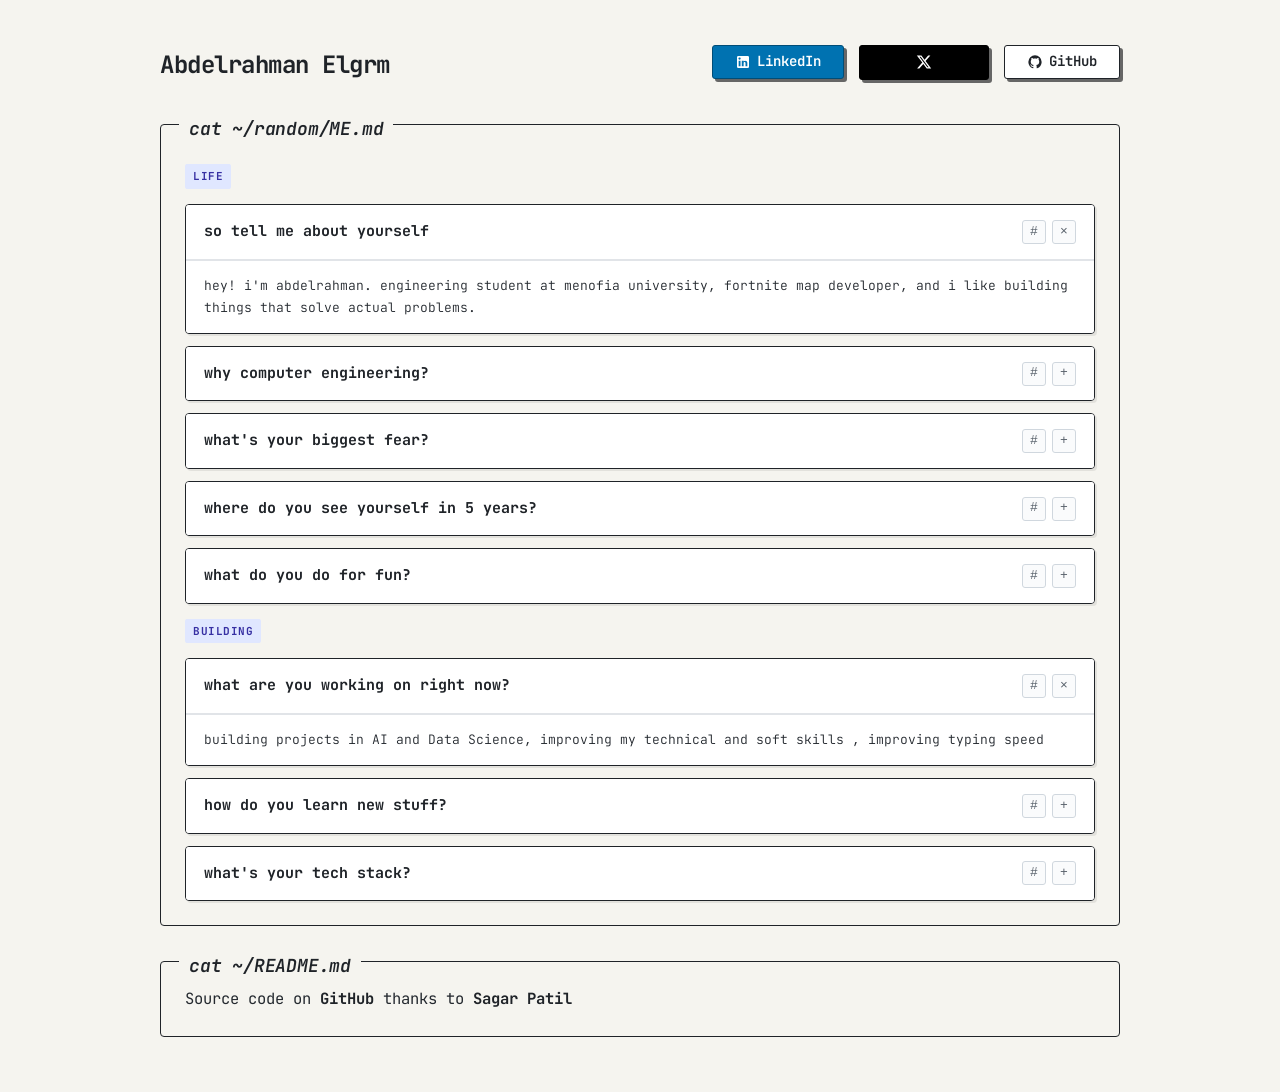
<file: ME.html>
<!DOCTYPE html>
<html lang="en">
<head>
    <meta charset="UTF-8">
    <meta name="viewport" content="width=device-width, initial-scale=1.0">
    <title>ME</title>
    <link rel="icon" type="image/png" href="favicon.png">
    <link rel="shortcut icon" href="favicon.png" type="image/png">
    <link rel="stylesheet" href="style.css">
</head>
<body>
<header class="site-header">
    <h1><a href="index.html">Abdelrahman Elgrm</a></h1>
    <nav class="links">
        <!-- LinkedIn Button -->
        <a href="https://www.linkedin.com/in/abdelrahman-elgrm-075b00363/" class="btn btn-linkedin">
        <svg viewBox="0 0 24 24">
            <path d="M19 3a2 2 0 0 1 2 2v14a2 2 0 0 1-2 2H5a2 2 0 0 1-2-2V5a2 2 0 0 1 2-2h14m-.5 15.5v-5.3a3.26 3.26 0 0 0-3.26-3.26c-.85 0-1.84.52-2.28 1.3v-1.11h-2.79v8.37h2.79v-4.93c0-.77.62-1.4 1.39-1.4a1.4 1.4 0 0 1 1.4 1.4v4.93h2.75M6.88 8.56a1.68 1.68 0 0 0 1.68-1.68c0-.93-.75-1.69-1.68-1.69a1.69 1.69 0 0 0-1.69 1.69c0 .93.76 1.68 1.69 1.68m1.39 9.94v-8.37H5.5v8.37h2.77z"/>
        </svg>
        LinkedIn
        </a>

        <!-- X (Twitter) Button -->
        <a href="https://x.com/AAELGRM" class="btn btn-x" target="_blank">
        <svg viewBox="0 0 24 24">
            <path d="M18.244 2.25h3.308l-7.227 8.26 8.502 11.24H16.17l-5.214-6.817L4.99 21.75H1.68l7.73-8.835L1.254 2.25H8.08l4.713 6.231zm-1.161 17.52h1.833L7.084 4.126H5.117z"/>
        </svg>
      
        </a>

        <!-- GitHub Button -->
        <a href="https://github.com/Abdurhman-elgrm" class="btn btn-github">
        <svg viewBox="0 0 24 24">
            <path d="M12 2A10 10 0 0 0 2 12c0 4.42 2.87 8.17 6.84 9.5.5.08.66-.23.66-.5v-1.69c-2.77.6-3.36-1.34-3.36-1.34-.46-1.16-1.11-1.47-1.11-1.47-.91-.62.07-.6.07-.6 1 .07 1.53 1.03 1.53 1.03.87 1.52 2.34 1.07 2.91.83.1-.65.35-1.09.63-1.34-2.22-.25-4.55-1.11-4.55-4.92 0-1.11.38-2 1.03-2.71-.1-.25-.45-1.29.1-2.64 0 0 .84-.27 2.75 1.02.79-.22 1.65-.33 2.5-.33.85 0 1.71.11 2.5.33 1.91-1.29 2.75-1.02 2.75-1.02.55 1.35.2 2.39.1 2.64.65.71 1.03 1.6 1.03 2.71 0 3.82-2.34 4.66-4.57 4.91.36.31.69.92.69 1.85V21c0 .27.16.59.67.5C19.14 20.16 22 16.42 22 12A10 10 0 0 0 12 2z"/>
        </svg>
        GitHub
        </a>
    </nav>
</header>

<section class="terminal-block bordered-box">
  <span class="bordered-box-header">cat ~/random/ME.md</span>
 
  <div class="category-tag">LIFE</div>

  <div class="accordion">
    <!-- Accordion Item 1 (Starts expanded) -->
    <div class="accordion-item active">
      <div class="accordion-header">
        <span class="question-text">so tell me about yourself</span>
        <div class="header-actions">
          <span class="permalink-btn">#</span>
          <span class="toggle-icon">×</span>
        </div>
      </div>
      <div class="accordion-body">
        <p>hey! i'm abdelrahman. engineering student at menofia university, fortnite map developer, and i like building things that solve actual problems.</p>
      </div>
    </div>

    <!-- Accordion Item 2 -->
    <div class="accordion-item">
      <div class="accordion-header">
        <span class="question-text">why computer engineering?</span>
        <div class="header-actions">
          <span class="permalink-btn">#</span>
          <span class="toggle-icon">+</span>
        </div>
      </div>
      <div class="accordion-body">
        <p>i grew up loving video games and computer and i wanted to understand how does the computer work how can i make games,application or even building my own computer and i started programming at early age but i didn't give it that much time and also i started working on computer place when i was 15 so i can learn more about the stuff. </p>
      </div>
    </div>

    <!-- Accordion Item 3 -->
    <div class="accordion-item">
      <div class="accordion-header">
        <span class="question-text">what's your biggest fear?</span>
        <div class="header-actions">
          <span class="permalink-btn">#</span>
          <span class="toggle-icon">+</span>
        </div>
      </div>
      <div class="accordion-body">
        <p>Not doing the things i want to do in my life .</p>
      </div>
    </div>

    <!-- Accordion Item 4 -->
    <div class="accordion-item">
      <div class="accordion-header">
        <span class="question-text">where do you see yourself in 5 years?</span>
        <div class="header-actions">
          <span class="permalink-btn">#</span>
          <span class="toggle-icon">+</span>
        </div>
      </div>
      <div class="accordion-body">
        <p>honestly? no idea. probably still building stuff and doing my masters in good school and start my own company.</p>
      </div>
    </div>

    <!-- Accordion Item 5 -->
    <div class="accordion-item">
      <div class="accordion-header">
        <span class="question-text">what do you do for fun?</span>
        <div class="header-actions">
          <span class="permalink-btn">#</span>
          <span class="toggle-icon">+</span>
        </div>
      </div>
      <div class="accordion-body">
        <p>playing video games with friends,meeting new people,hang out with my friends. i like being around people..</p>
      </div>
    </div>


  </div>

  <div class="category-tag">BUILDING</div>

  <div class="accordion">
    <!-- Accordion Item 1 (Starts expanded) -->
    <div class="accordion-item active">
      <div class="accordion-header">
        <span class="question-text">what are you working on right now?</span>
        <div class="header-actions">
          <span class="permalink-btn">#</span>
          <span class="toggle-icon">×</span>
        </div>
      </div>
      <div class="accordion-body">
        <p>building projects in AI and Data Science, improving my technical and soft skills , improving typing speed </p>
      </div>
    </div>

    <!-- Accordion Item 2 -->
    <div class="accordion-item">
      <div class="accordion-header">
        <span class="question-text">how do you learn new stuff?</span>
        <div class="header-actions">
          <span class="permalink-btn">#</span>
          <span class="toggle-icon">+</span>
        </div>
      </div>
      <div class="accordion-body">
        <p>i just start building and figure it out as i go. if i get stuck i'll read docs or ask someone but i learn best by doing.</p>
      </div>
    </div>

    <!-- Accordion Item 3 -->
    <div class="accordion-item">
      <div class="accordion-header">
        <span class="question-text">what's your tech stack?</span>
        <div class="header-actions">
          <span class="permalink-btn">#</span>
          <span class="toggle-icon">+</span>
        </div>
      </div>
      <div class="accordion-body">
        <p>whatever my team is using :) i'm flexible. but my go-to stack when i'm solo is js/html, python, or verse for fortnite.</p>
      </div>
    </div>
  </div>
</section>

<div class="bordered-box">
    <span class="bordered-box-header">cat ~/README.md</span>
    <div class="bordered-box-body"><p>Source code on <a href="https://github.com/sagarreddypatil/portfolio-website">GitHub</a> thanks to <a>Sagar Patil</a></p></div>
</div>

<script src="me.js"></script>
    
</body>
</html>
</file>
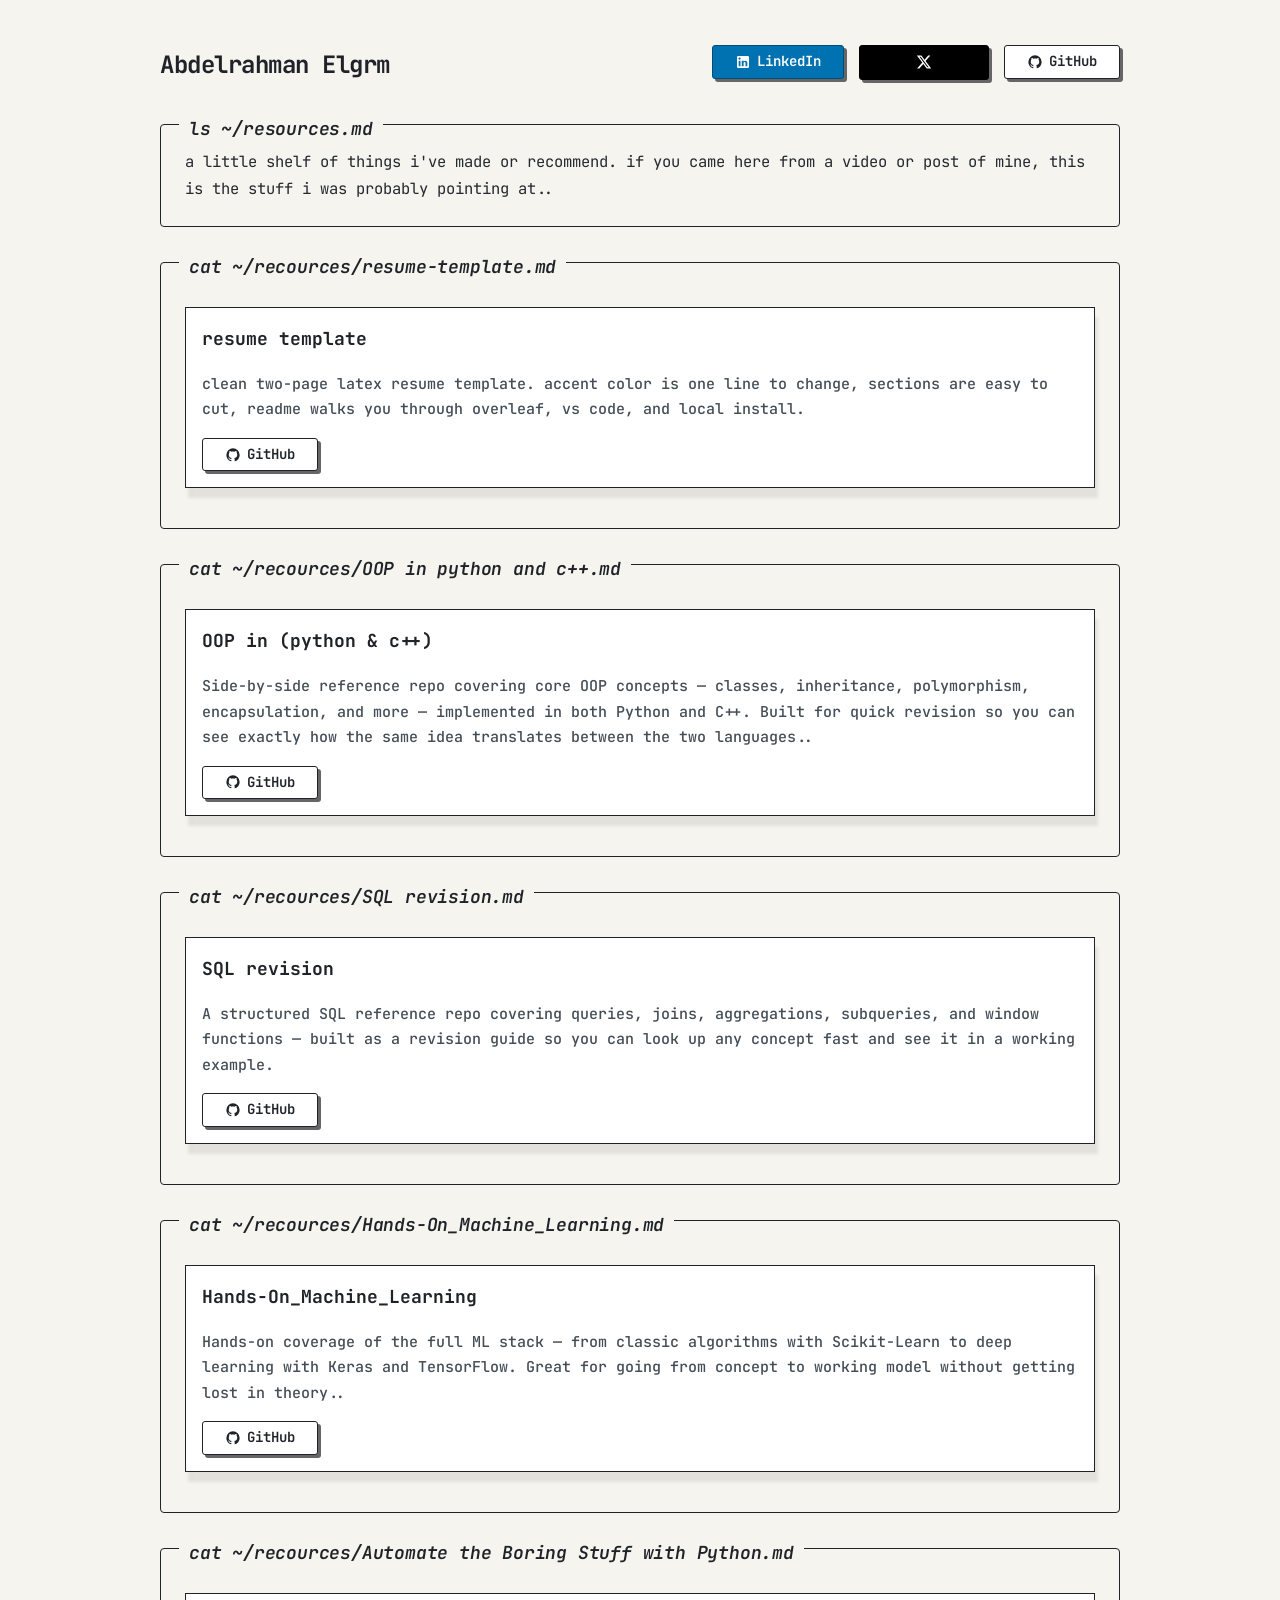
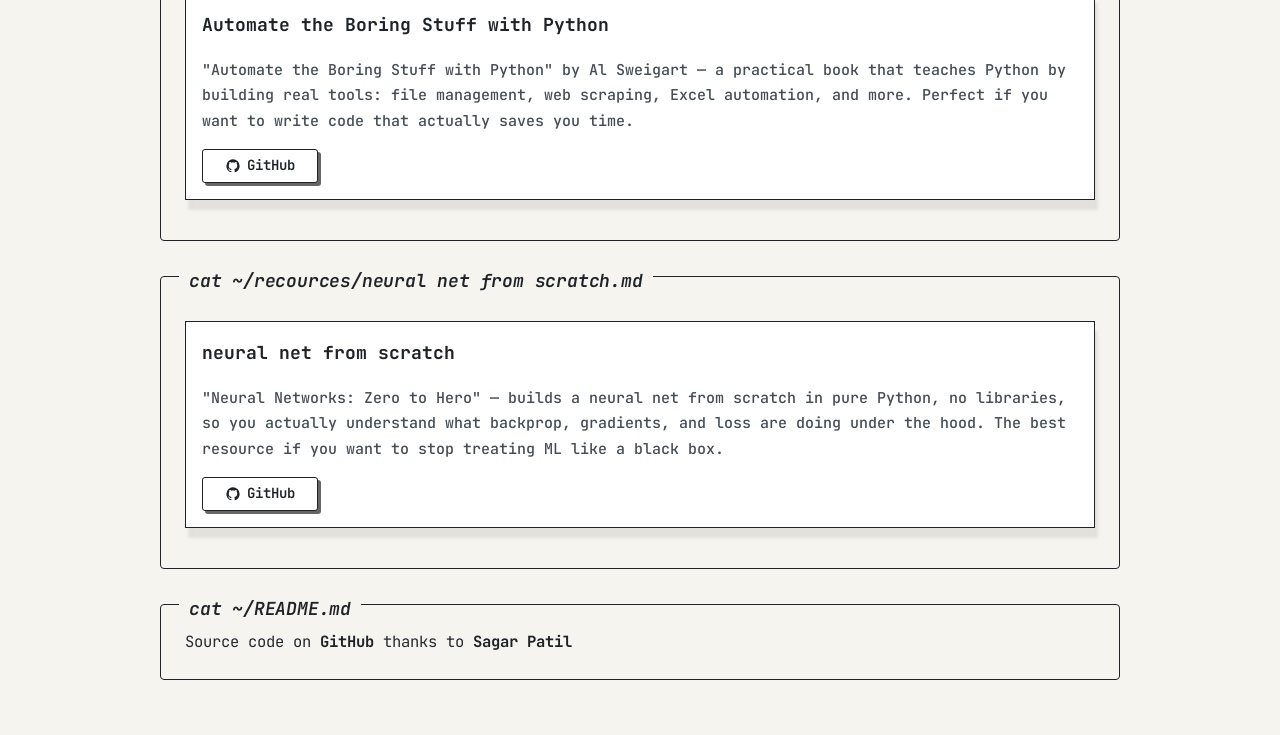
<file: resources.html>
<!DOCTYPE html>
<html lang="en">
<head>
    <meta charset="UTF-8">
    <meta name="viewport" content="width=device-width, initial-scale=1.0">
    <title>resourses</title>
    <link rel="icon" type="image/png" href="favicon.png">
    <link rel="shortcut icon" href="favicon.png" type="image/png">
    <link rel="stylesheet" href="style.css"></head>
</head>
<body>
<header class="site-header">
    <h1><a href="/">Abdelrahman Elgrm</a></h1>
    <nav class="links">
        <!-- LinkedIn Button -->
        <a href="https://www.linkedin.com/in/abdelrahman-elgrm-075b00363/" class="btn btn-linkedin">
        <svg viewBox="0 0 24 24">
            <path d="M19 3a2 2 0 0 1 2 2v14a2 2 0 0 1-2 2H5a2 2 0 0 1-2-2V5a2 2 0 0 1 2-2h14m-.5 15.5v-5.3a3.26 3.26 0 0 0-3.26-3.26c-.85 0-1.84.52-2.28 1.3v-1.11h-2.79v8.37h2.79v-4.93c0-.77.62-1.4 1.39-1.4a1.4 1.4 0 0 1 1.4 1.4v4.93h2.75M6.88 8.56a1.68 1.68 0 0 0 1.68-1.68c0-.93-.75-1.69-1.68-1.69a1.69 1.69 0 0 0-1.69 1.69c0 .93.76 1.68 1.69 1.68m1.39 9.94v-8.37H5.5v8.37h2.77z"/>
        </svg>
        LinkedIn
        </a>

        <!-- X (Twitter) Button -->
        <a href="https://x.com/AAELGRM" class="btn btn-x" target="_blank">
        <svg viewBox="0 0 24 24">
            <path d="M18.244 2.25h3.308l-7.227 8.26 8.502 11.24H16.17l-5.214-6.817L4.99 21.75H1.68l7.73-8.835L1.254 2.25H8.08l4.713 6.231zm-1.161 17.52h1.833L7.084 4.126H5.117z"/>
        </svg>
      
        </a>

        <!-- GitHub Button -->
        <a href="https://github.com/Abdurhman-elgrm" class="btn btn-github">
        <svg viewBox="0 0 24 24">
            <path d="M12 2A10 10 0 0 0 2 12c0 4.42 2.87 8.17 6.84 9.5.5.08.66-.23.66-.5v-1.69c-2.77.6-3.36-1.34-3.36-1.34-.46-1.16-1.11-1.47-1.11-1.47-.91-.62.07-.6.07-.6 1 .07 1.53 1.03 1.53 1.03.87 1.52 2.34 1.07 2.91.83.1-.65.35-1.09.63-1.34-2.22-.25-4.55-1.11-4.55-4.92 0-1.11.38-2 1.03-2.71-.1-.25-.45-1.29.1-2.64 0 0 .84-.27 2.75 1.02.79-.22 1.65-.33 2.5-.33.85 0 1.71.11 2.5.33 1.91-1.29 2.75-1.02 2.75-1.02.55 1.35.2 2.39.1 2.64.65.71 1.03 1.6 1.03 2.71 0 3.82-2.34 4.66-4.57 4.91.36.31.69.92.69 1.85V21c0 .27.16.59.67.5C19.14 20.16 22 16.42 22 12A10 10 0 0 0 12 2z"/>
        </svg>
        GitHub
        </a>
    </nav>
</header>

<div class="bordered-box">
    <span class="bordered-box-header">ls ~/resources.md</span>
    <div class="bordered-box-body"><p>a little shelf of things i've made or recommend. if you came here from a video or post of mine, this is the stuff i was probably pointing at..</p>
    </div>
</div>

<section class="terminal-block bordered-box">
    <span class="bordered-box-header">cat ~/recources/resume-template.md</span>
    <div class="resourses-card">
        <h3 class="company-name">resume template</h3>
        <p class="resources-p">clean two-page latex resume template. accent color is one line to change, sections are easy to cut, readme walks you through overleaf, vs code, and local install.</p>
        <a href="https://github.com/Abdurhman-elgrm/Resume-Template" class="btn btn-github">
        <svg viewBox="0 0 24 24">
            <path d="M12 2A10 10 0 0 0 2 12c0 4.42 2.87 8.17 6.84 9.5.5.08.66-.23.66-.5v-1.69c-2.77.6-3.36-1.34-3.36-1.34-.46-1.16-1.11-1.47-1.11-1.47-.91-.62.07-.6.07-.6 1 .07 1.53 1.03 1.53 1.03.87 1.52 2.34 1.07 2.91.83.1-.65.35-1.09.63-1.34-2.22-.25-4.55-1.11-4.55-4.92 0-1.11.38-2 1.03-2.71-.1-.25-.45-1.29.1-2.64 0 0 .84-.27 2.75 1.02.79-.22 1.65-.33 2.5-.33.85 0 1.71.11 2.5.33 1.91-1.29 2.75-1.02 2.75-1.02.55 1.35.2 2.39.1 2.64.65.71 1.03 1.6 1.03 2.71 0 3.82-2.34 4.66-4.57 4.91.36.31.69.92.69 1.85V21c0 .27.16.59.67.5C19.14 20.16 22 16.42 22 12A10 10 0 0 0 12 2z"/>
        </svg>
        GitHub
        </a>
    </div>
</section>

<section class="terminal-block bordered-box">
    <span class="bordered-box-header">cat ~/recources/OOP in python and c++.md</span>
    <div class="resourses-card">
        <h3 class="company-name">OOP in (python & c++)</h3>
        <p class="resources-p">Side-by-side reference repo covering core OOP concepts — classes, inheritance, polymorphism, encapsulation, and more — implemented in both Python and C++. Built for quick revision so you can see exactly how the same idea translates between the two languages..</p>
        <a href="https://github.com/Abdurhman-elgrm/OOP" class="btn btn-github">
        <svg viewBox="0 0 24 24">
            <path d="M12 2A10 10 0 0 0 2 12c0 4.42 2.87 8.17 6.84 9.5.5.08.66-.23.66-.5v-1.69c-2.77.6-3.36-1.34-3.36-1.34-.46-1.16-1.11-1.47-1.11-1.47-.91-.62.07-.6.07-.6 1 .07 1.53 1.03 1.53 1.03.87 1.52 2.34 1.07 2.91.83.1-.65.35-1.09.63-1.34-2.22-.25-4.55-1.11-4.55-4.92 0-1.11.38-2 1.03-2.71-.1-.25-.45-1.29.1-2.64 0 0 .84-.27 2.75 1.02.79-.22 1.65-.33 2.5-.33.85 0 1.71.11 2.5.33 1.91-1.29 2.75-1.02 2.75-1.02.55 1.35.2 2.39.1 2.64.65.71 1.03 1.6 1.03 2.71 0 3.82-2.34 4.66-4.57 4.91.36.31.69.92.69 1.85V21c0 .27.16.59.67.5C19.14 20.16 22 16.42 22 12A10 10 0 0 0 12 2z"/>
        </svg>
        GitHub
        </a>
    </div>
</section>
<section class="terminal-block bordered-box">
    <span class="bordered-box-header">cat ~/recources/SQL revision.md</span>
    <div class="resourses-card">
        <h3 class="company-name">SQL revision</h3>
        <p class="resources-p">A structured SQL reference repo covering queries, joins, aggregations, subqueries, and window functions — built as a revision guide so you can look up any concept fast and see it in a working example.</p>
        <a href="https://github.com/Abdurhman-elgrm/sql-revision" class="btn btn-github">
        <svg viewBox="0 0 24 24">
            <path d="M12 2A10 10 0 0 0 2 12c0 4.42 2.87 8.17 6.84 9.5.5.08.66-.23.66-.5v-1.69c-2.77.6-3.36-1.34-3.36-1.34-.46-1.16-1.11-1.47-1.11-1.47-.91-.62.07-.6.07-.6 1 .07 1.53 1.03 1.53 1.03.87 1.52 2.34 1.07 2.91.83.1-.65.35-1.09.63-1.34-2.22-.25-4.55-1.11-4.55-4.92 0-1.11.38-2 1.03-2.71-.1-.25-.45-1.29.1-2.64 0 0 .84-.27 2.75 1.02.79-.22 1.65-.33 2.5-.33.85 0 1.71.11 2.5.33 1.91-1.29 2.75-1.02 2.75-1.02.55 1.35.2 2.39.1 2.64.65.71 1.03 1.6 1.03 2.71 0 3.82-2.34 4.66-4.57 4.91.36.31.69.92.69 1.85V21c0 .27.16.59.67.5C19.14 20.16 22 16.42 22 12A10 10 0 0 0 12 2z"/>
        </svg>
        GitHub
        </a>
    </div>
</section>
<section class="terminal-block bordered-box">
    <span class="bordered-box-header">cat ~/recources/Hands-On_Machine_Learning.md</span>
    <div class="resourses-card">
        <h3 class="company-name">Hands-On_Machine_Learning</h3>
        <p class="resources-p">Hands-on coverage of the full ML stack — from classic algorithms with Scikit-Learn to deep learning with Keras and TensorFlow. Great for going from concept to working model without getting lost in theory..</p>
        <a href="https://github.com/Abdurhman-elgrm/Hands-On_Machine_Learning" class="btn btn-github">
        <svg viewBox="0 0 24 24">
            <path d="M12 2A10 10 0 0 0 2 12c0 4.42 2.87 8.17 6.84 9.5.5.08.66-.23.66-.5v-1.69c-2.77.6-3.36-1.34-3.36-1.34-.46-1.16-1.11-1.47-1.11-1.47-.91-.62.07-.6.07-.6 1 .07 1.53 1.03 1.53 1.03.87 1.52 2.34 1.07 2.91.83.1-.65.35-1.09.63-1.34-2.22-.25-4.55-1.11-4.55-4.92 0-1.11.38-2 1.03-2.71-.1-.25-.45-1.29.1-2.64 0 0 .84-.27 2.75 1.02.79-.22 1.65-.33 2.5-.33.85 0 1.71.11 2.5.33 1.91-1.29 2.75-1.02 2.75-1.02.55 1.35.2 2.39.1 2.64.65.71 1.03 1.6 1.03 2.71 0 3.82-2.34 4.66-4.57 4.91.36.31.69.92.69 1.85V21c0 .27.16.59.67.5C19.14 20.16 22 16.42 22 12A10 10 0 0 0 12 2z"/>
        </svg>
        GitHub
        </a>
    </div>
</section>
<section class="terminal-block bordered-box">
    <span class="bordered-box-header">cat ~/recources/Automate the Boring Stuff with Python.md</span>
    <div class="resourses-card">
        <h3 class="company-name">Automate the Boring Stuff with Python</h3>
        <p class="resources-p">"Automate the Boring Stuff with Python" by Al Sweigart — a practical book that teaches Python by building real tools: file management, web scraping, Excel automation, and more. Perfect if you want to write code that actually saves you time.</p>
        <a href="https://github.com/Abdurhman-elgrm/Automation-booring-stuff-with-python-book" class="btn btn-github">
        <svg viewBox="0 0 24 24">
            <path d="M12 2A10 10 0 0 0 2 12c0 4.42 2.87 8.17 6.84 9.5.5.08.66-.23.66-.5v-1.69c-2.77.6-3.36-1.34-3.36-1.34-.46-1.16-1.11-1.47-1.11-1.47-.91-.62.07-.6.07-.6 1 .07 1.53 1.03 1.53 1.03.87 1.52 2.34 1.07 2.91.83.1-.65.35-1.09.63-1.34-2.22-.25-4.55-1.11-4.55-4.92 0-1.11.38-2 1.03-2.71-.1-.25-.45-1.29.1-2.64 0 0 .84-.27 2.75 1.02.79-.22 1.65-.33 2.5-.33.85 0 1.71.11 2.5.33 1.91-1.29 2.75-1.02 2.75-1.02.55 1.35.2 2.39.1 2.64.65.71 1.03 1.6 1.03 2.71 0 3.82-2.34 4.66-4.57 4.91.36.31.69.92.69 1.85V21c0 .27.16.59.67.5C19.14 20.16 22 16.42 22 12A10 10 0 0 0 12 2z"/>
        </svg>
        GitHub
        </a>
    </div>
</section>
<section class="terminal-block bordered-box">
    <span class="bordered-box-header">cat ~/recources/neural net from scratch.md</span>
    <div class="resourses-card">
        <h3 class="company-name">neural net from scratch</h3>
        <p class="resources-p">"Neural Networks: Zero to Hero" — builds a neural net from scratch in pure Python, no libraries, so you actually understand what backprop, gradients, and loss are doing under the hood. The best resource if you want to stop treating ML like a black box.</p>
        <a href="https://github.com/Abdurhman-elgrm/neural-network-from-scratch" class="btn btn-github">
        <svg viewBox="0 0 24 24">
            <path d="M12 2A10 10 0 0 0 2 12c0 4.42 2.87 8.17 6.84 9.5.5.08.66-.23.66-.5v-1.69c-2.77.6-3.36-1.34-3.36-1.34-.46-1.16-1.11-1.47-1.11-1.47-.91-.62.07-.6.07-.6 1 .07 1.53 1.03 1.53 1.03.87 1.52 2.34 1.07 2.91.83.1-.65.35-1.09.63-1.34-2.22-.25-4.55-1.11-4.55-4.92 0-1.11.38-2 1.03-2.71-.1-.25-.45-1.29.1-2.64 0 0 .84-.27 2.75 1.02.79-.22 1.65-.33 2.5-.33.85 0 1.71.11 2.5.33 1.91-1.29 2.75-1.02 2.75-1.02.55 1.35.2 2.39.1 2.64.65.71 1.03 1.6 1.03 2.71 0 3.82-2.34 4.66-4.57 4.91.36.31.69.92.69 1.85V21c0 .27.16.59.67.5C19.14 20.16 22 16.42 22 12A10 10 0 0 0 12 2z"/>
        </svg>
        GitHub
        </a>
    </div>
</section>

<div class="bordered-box">
    <span class="bordered-box-header">cat ~/README.md</span>
    <div class="bordered-box-body"><p>Source code on <a href="https://github.com/sagarreddypatil/portfolio-website">GitHub</a> thanks to <a>Sagar Patil</a></p></div>
</div>
</body>
</html>
</file>
<file: style.css>
/* Import JetBrains Mono for crisp, pleasant terminal typography */
@import url('https://fonts.googleapis.com/css2?family=JetBrains+Mono:ital,wght@0,400;0,500;0,600;0,700;1,400;1,600&display=swap');

* {
  margin: 0;
  padding: 0;
  box-sizing: border-box;
}

body {
  font-family: 'JetBrains Mono', 'Fira Code', 'Cascadia Code', 'Consolas', monospace;
  font-size: 16px;
  font-weight: 500;            /* Pleasant soft bold throughout the site */
  background-color: #F5F4EF;
  color: #1f2328;              /* Soft charcoal for comfortable reading */
  line-height: 1.7;
  padding: 20px 15px;
  -webkit-font-smoothing: antialiased;
}

a {
  color: #1f2328;
  text-decoration: none;
  transition: color 0.2s ease;
}

a:hover {
  color: #000000;
  
}

/* =========================================
   CONTAINERS & SHARED LAYOUT
========================================= */
.site-header,
.terminal-block,
.bordered-box {
  max-width: 960px;
  margin: 0 auto 35px auto;
}

/* =========================================
   HEADER SECTION
========================================= */
.site-header {
  display: flex;
  justify-content: space-between;
  align-items: center;
  padding-top: 15px;
  flex-wrap: wrap;
  gap: 15px;
}

.site-header h1 a {
  color: #1f2328;
  font-size: 1.5rem;
  font-weight: 700;
  letter-spacing: -0.5px;
}

.site-header h1 a:hover {
  background-color: transparent;
  color: #1f2328;
}

.links {
  display: flex;
  align-items: center;
  gap: 15px;
}

/* =========================================
   BORDERED BOX & FLOATING HEADERS
========================================= */
.bordered-box {
  position: relative;
  border: 1.5px solid #1f2328;
  background-color: #F5F4EF;
  padding: 24px;
  border-radius: 4px;
}

.bordered-box-header {
  color: #1f2328;
  position: absolute;
  top: -11px;
  left: 18px;
  background-color: #F5F4EF;
  padding: 0 10px;
  font-family: inherit;
  font-style: italic;
  font-weight: 600;            /* Soft-bold command prompt */
  font-size: 18px;
  letter-spacing: -0.2px;
}

.bordered-box-body {
  display: flex;
  justify-content: space-between;
  align-items: center;
  flex-wrap: wrap;
  gap: 15px;
}

.section-note {
  font-size: 14px;
  font-weight: 500;
  font-style: italic;
  margin: 6px 0 18px 0;
  color: #656d76;
}

p {
  color: #24292f;
  font-size: 15.5px;
  font-weight: 500;            /* Soft bold text */
  line-height: 1.7;
}

/* =========================================
   RETRO BUTTON SYSTEM
========================================= */
.btn {
  display: inline-flex;
  align-items: center;
  justify-content: center;
  gap: 6px;
  padding: 4px 22px;
  font-family: inherit;
  font-size: 14px;
  font-weight: 600;
  text-decoration: none;
  border: 1.5px solid #1f2328;
  box-shadow: 3px 3px 0px #666666;
  cursor: pointer;
  border-radius: 3px;
  transition: transform 0.1s ease, box-shadow 0.1s ease;
}

.btn:active {
  transform: translate(2px, 2px);
  box-shadow: 1px 1px 0px #666666;
}

.btn svg {
  width: 16px;
  height: 16px;
  fill: currentColor;
}

.btn-linkedin {
  background-color: #0072b1;
  color: #ffffff;
  border-color: #004d77;
}

.btn-linkedin:hover {
  color: #ffffff;
  background-color: #000000;
}

.btn-x {
  background-color: #000000;
  color: #ffffff;
  border-color: #000000;
  min-width: 130px;
  min-height: 35px;
}

.btn-x svg {
  fill: #ffffff;
}

.btn-x:hover {
  background-color: #333333;
  color: #ffffff;
}

.btn-github {
  background-color: #ffffff;
  color: #1f2328;
}

.btn-github svg {
  fill: #1f2328;
}
.btn-github:hover {
  background-color: #000000;
  color: white;
}

.btn-resources {
  background-color: #ffffff;
  color: #1f2328;
}
.btn-resources:hover {
  background-color: #000000;
  color: white;
}


.btn-details {
  width: 75px;
  height: 25px;
  padding: 0;
  font-size: 13px;
  font-weight: 600;
  background-color: #ffffff;
  color: #1f2328;
  line-height: 1;
  gap: 0;
  box-shadow: 2px 2px 0px #888888;
}

.btn-details:hover {
  background-color: #000000;
  color: white;
}

/* =========================================
   BIO SECTION
========================================= */
.bio {
  display: flex;
  justify-content: space-between;
  align-items: flex-start;
  gap: 35px;
  flex-wrap: wrap;
  margin-top: 8px;
}

.bio-text {
  flex: 1;
  min-width: 280px;
}

.bio-text p {
  font-size: 16px;
  font-weight: 500;            /* Pleasant readable soft bold */
  line-height: 1.75;
  margin-bottom: 18px;
  color: #24292f;
}

.bio-text p:last-child {
  margin-bottom: 0;
}

.bio-pic {
  position: relative;
  width: 240px;
  height: 310px;
  margin-top: 6px;
  border-radius: 8px;
  border: 1.5px solid #1f2328;
  overflow: hidden;
  cursor: pointer;
  flex-shrink: 0;
  box-shadow: 4px 4px 0px rgba(0, 0, 0, 0.15);
  transition: border-color 0.3s ease, box-shadow 0.3s ease, transform 0.3s ease;
}

.bio-pic img {
  position: absolute;
  top: 0;
  left: 0;
  width: 100%;
  height: 100%;
  object-fit: cover;
  transition: opacity 0.4s ease, transform 0.4s ease;
}

.bio-pic .img-primary {
  opacity: 1;
}

.bio-pic .img-hover {
  opacity: 0;
}

.bio-pic:hover {
  border-color: #0969da;
  box-shadow: 6px 6px 0px rgba(9, 105, 218, 0.25);
  transform: translateY(-2px);
}

.bio-pic:hover .img-primary {
  opacity: 0;
  transform: scale(1.04);
}

.bio-pic:hover .img-hover {
  opacity: 1;
  transform: scale(1.04);
}

/* =========================================
   EXPERIENCE SECTION
========================================= */
.experience-card {
  display: flex;
  justify-content: space-between;
  align-items: flex-start;
  background-color: #ffffff;
  border: 1.5px solid #1f2328;
  border-radius: 6px;
  padding: 16px 18px;
  width: 100%;
  box-sizing: border-box;
  margin-bottom: 16px;
  box-shadow: 3px 3px 0px rgba(0, 0, 0, 0.08);
  transition: transform 0.2s ease, box-shadow 0.2s ease;
}

.experience-card:hover {
  transform: translateY(-1px);
  box-shadow: 4px 4px 0px rgba(0, 0, 0, 0.12);
}

.experience-card:last-child {
  margin-bottom: 0;
}

.card-left {
  display: flex;
  gap: 16px;
  align-items: flex-start;
}

.logo-container {
  width: 48px;
  height: 48px;
  border: 1px solid #d0d7de;
  border-radius: 6px;
  display: flex;
  align-items: center;
  justify-content: center;
  flex-shrink: 0;
  background-color: #fafbfc;
  overflow: hidden;
  padding: 4px;
}

/* Larger Logo for Projects */
.logo-container.project1,
.logo-container.logo-large {
  width: 70px;                /* Bigger width */
  height: 70px;               /* Bigger height */
  border-radius: 8px;
  padding: 6px;
}

.logo-container img {
  width: 100%;
  height: 100%;
  object-fit: contain;
}

.details {
  display: flex;
  flex-direction: column;
}

.company-name {
  font-size: 18px;
  font-weight: 700;
  color: #1f2328;
  margin-bottom: 2px;
}

.job-title {
  font-size: 14.5px;
  font-weight: 500;
  color: #57606a;
  margin-bottom: 8px;
}

.card-right {
  display: flex;
  flex-direction: column;
  align-items: flex-end;
  gap: 4px;
  text-align: right;
}

.card-right .date {
  font-size: 13.5px;
  font-weight: 600;
  color: #57606a;
}

.card-right .GPA {
  font-size: 13px;
  font-weight: 700;
  color: #57606a;
  background-color: #F5F4EF;
  border: 1px solid #05080a66;
  padding: 2px 8px;
  border-radius: 12px;
}

.experience-desc {
  font-size: 14px;
  font-weight: 500;
  color: #444d56;
  line-height: 1.6;
  margin-top: 6px;
  max-width: 620px;
}

.experience-desc strong {
  color: #0969da;
  font-weight: 700;
}

.project1,
.logo-container.project1 {
  width: 140px;
  height: 80px;
  background-color: rgba(0, 0, 0, 0.886);
}
.project2,
.logo-container.project2 {
  width: 140px;
  height: 80px;
  background-color: white;
}
.project3,
.logo-container.project3 {
  width: 140px;
  height: 80px;
  background-color: rgb(56, 54, 54);
}
.project4,
.logo-container.project4 {
  width: 140px;
  height: 80px;
  background-color: rgb(12, 12, 12);
}
.dash-list {
  list-style: none;
}

.dash-list li {
  margin-bottom: 6px;
}

.dash-list li::before {
  content: "- ";
  color: #8b949e;
}
.resourses-card{
  display: flex;
  justify-content: space-between;
  align-items: flex-start;
  background-color: #ffffff;
  border: 1.5px solid #1f2328;
  padding: 16px 16px;
  width: 100%;
  box-sizing: border-box;
  margin-bottom: 16px;
  box-shadow: 3px 10px 3px rgba(0, 0, 0, 0.08);
  transition: transform 0.2s ease, box-shadow 0.2s ease;
  flex-direction: column;
  gap: 15px;
  margin-top: 20px;
  


}
.resources-p{
  font-size: 15px;
  font-style: normal;
  color: #444d56;
}

.book-category {
  color: #8b949e;
  font-size: 0.8rem;
  margin: 16px 0 8px 0;
  letter-spacing: 0.03em;
}

.book-title {
  color: #c9d1d9;
}

.book-author {
  color: #8b949e;
  font-size: 0.88rem;
}

.random-links {
  display: flex;
  gap: 0;
  margin-top: 16px;
}

.btn-random {
  flex: 1;
  text-align: left;
  background-color: #F5F4EF;
  color: #000000;
  border: 1.5px solid #0a0909;
  padding: 10px 0;
  font-family:  monospace;
  font-size: 1rem;
  font-weight: 600;
  transition: background-color 0.2s, color 0.2s;
  border-radius: 0;
  margin: 2px;
  
  
}

.btn-random + .btn-random {
  border-left: none;
}

.btn-random:hover {
  background-color: rgb(41, 40, 40);
  color: white;
  text-decoration: none;
}
.stage {
  position: relative;          /* anchor for absolute children */
  width: 100%;
  height: 520px;
  background-color: #111;
  background-image:
    linear-gradient(rgba(255,255,255,0.03) 1px, transparent 1px),
    linear-gradient(90deg, rgba(255,255,255,0.03) 1px, transparent 1px);
  background-size: 40px 40px;  /* grid lines */
  overflow: hidden;             /* covers that drift out vanish at the edge */
  border: 1.5px solid #1f2328;
  border-bottom: none;
  border-radius: 4px 4px 0 0;
}

/* ── Each album cover ── */
.cover {
  position: absolute;          /* free-floats inside .stage */
  width: 90px;
  height: 90px;
  object-fit: cover;
  cursor: pointer;
  border: 2px solid transparent;
  transition: border-color 0.2s;
  user-select: none;
}

.cover:hover {
  border-color: #00e5ff;       /* highlight on hover */
  z-index: 10;
}

.cover.paused {
  border-color: #ff4d4d;       /* red border when frozen */
  opacity: 0.85;
}

/* --- Top-Left Control Panel --- */
.music-controls {
  position: absolute;
  top: 15px;
  left: 15px;
  background: rgba(245, 244, 239, 0.95);
  color: #1f2328;
  padding: 12px 16px;
  font-family: 'JetBrains Mono', monospace;
  font-size: 13px;
  z-index: 100;
  border-radius: 4px;
  box-shadow: 0 4px 12px rgba(0,0,0,0.3);
  min-width: 200px;
}

.controls-title {
  font-weight: bold;
  font-size: 14px;
  margin-bottom: 2px;
}

.controls-sub {
  color: #555;
  font-size: 12px;
}

.speed-row {
  margin-top: 10px;
  display: flex;
  flex-direction: column;
  gap: 4px;
  font-size: 12px;
}

.speed-row input[type="range"] {
  width: 100%;
  accent-color: #000;
  cursor: pointer;
}

/* --- Bottom-Left Hover Card --- */
.hover-card {
  position: absolute;
  bottom: 20px;
  left: 20px;
  background: rgba(245, 244, 239, 0.95);
  color: #1f2328;
  padding: 12px 16px;
  display: flex;
  align-items: center;
  gap: 14px;
  z-index: 100;
  border-radius: 4px;
  box-shadow: 0 4px 15px rgba(0,0,0,0.4);
  opacity: 0;
  transition: opacity 0.2s ease;
  pointer-events: none;
  min-width: 240px;
}

.hover-card.visible {
  opacity: 1;
}

.tooltip-thumb {
  width: 50px;
  height: 50px;
  object-fit: cover;
  border: 1px solid #1f2328;
  flex-shrink: 0;
}

.hover-info {
  display: flex;
  flex-direction: column;
}

.hover-label {
  font-size: 11px;
  color: #777;
  font-family: monospace;
}

.tooltip-album {
  font-size: 15px;
  font-weight: bold;
  margin: 2px 0 0 0;
  color: #000;
}

.tooltip-artist {
  font-size: 13px;
  color: #444;
  margin: 0;
}

/* --- Mood Lists Section --- */
.mood-container {
  margin-top: 0;
  display: flex;
  flex-direction: column;
  gap: 18px;
  background-color: #E8E6DF;
  padding: 22px;
  border: 1.5px solid #1f2328;
  border-radius: 0 0 4px 4px;
  width: 100%;
}

.mood-row {
  display: flex;
  align-items: flex-start;
  gap: 15px;
}

.mood-tag {
  font-family: 'JetBrains Mono', monospace;
  font-weight: 800;
  font-size: 11px;
  line-height: 1.2;
  padding: 10px 12px;
  text-align: center;
  min-width: 85px;
  color: #1f2328;
  letter-spacing: 0.5px;
  flex-shrink: 0;
}

.tag-cyan {
  background-color: #4ee0b5;
}

.tag-coral {
  background-color: #ff6565;
}

.mood-headliners {
  font-family: 'JetBrains Mono', monospace;
  font-weight: 800;
  font-size: 15px;
  line-height: 1.25;
  color: #1f2328;
  min-width: 140px;
  flex-shrink: 0;
}

.mood-artists {
  font-family: 'JetBrains Mono', monospace;
  font-size: 11.5px;
  font-weight: 700;
  color: #333;
  line-height: 1.6;
  letter-spacing: 0.2px;
}

/* --- Certificate Preview Images --- */
.cert-img-container {
  width: 100%;
  margin: 12px 0;
  border: 1.5px solid #1f2328;
  border-radius: 4px;
  overflow: hidden;
  background-color: #fafbfc;
  box-shadow: 2px 2px 0px rgba(0, 0, 0, 0.1);
}

.cert-img {
  width: 100%;
  height: auto;
  display: block;
  object-fit: contain;
  transition: transform 0.2s ease;
}

.cert-img:hover {
  transform: scale(1.01);
}
.category-tag {
  display: inline-block;
  background-color: #e0e7ff;
  color: #3730a3;
  font-size: 11px;
  font-weight: 700;
  padding: 3px 8px;
  border-radius: 2px;
  margin-bottom: 15px;
  letter-spacing: 0.5px;
  margin-top: 15px;
}

.accordion {
  display: flex;
  flex-direction: column;
  gap: 12px;
}

.accordion-item {
  background-color: #ffffff;
  border: 1.5px solid #1f2328;
  border-radius: 4px;
  overflow: hidden;
  box-shadow: 2px 2px 0px rgba(0,0,0,0.08);
}

.accordion-header {
  display: flex;
  justify-content: space-between;
  align-items: center;
  padding: 14px 18px;
  cursor: pointer;
  user-select: none;
  background-color: #ffffff;
  transition: background-color 0.2s ease;
}

.accordion-header:hover {
  background-color: #f6f8fa;
}

.question-text {
  font-weight: 700;
  font-size: 15px;
  color: #1f2328;
}

.header-actions {
  display: flex;
  align-items: center;
  gap: 6px;
}

.permalink-btn,
.toggle-icon {
  display: inline-flex;
  align-items: center;
  justify-content: center;
  width: 24px;
  height: 24px;
  border: 1px solid #d0d7de;
  background-color: #fafbfc;
  font-family: monospace;
  font-size: 13px;
  color: #57606a;
  border-radius: 3px;
}

.accordion-body {
  max-height: 0;
  overflow: hidden;
  transition: max-height 0.3s ease, padding 0.3s ease;
  padding: 0 18px;
  border-top: 0px solid #e1e4e8;
  background-color: #ffffff;
  font-weight: 300;
  font-size: 6px;
}

.accordion-body p {
  font-weight: 300;
  font-size: 13px;
}

/* Expanded state */
.accordion-item.active .accordion-body {
  max-height: 200px; /* Adjust according to text length */
  padding: 14px 18px;
  border-top: 1px solid #e1e4e8;
}

.accordion-item.active .accordion-header {
  border-bottom: 1px solid #e1e4e8;
}
.bordered-box-body.p {
  font-size: 13px;
  color: #24292f;
}

.bordered-box-body p {
  font-weight: normal;
}

.bordered-box-body p a {
  font-weight: bold;
}

.bio-text p {
  font-weight: normal;
}
/* Hidden by default, covers the full screen */
/* Isolated Modal Overlay */
.alaraby-modal-overlay {
  display: none; /* Hidden by default */
  position: fixed;
  top: 0;
  left: 0;
  width: 100%;
  height: 100%;
  background-color: rgba(0, 0, 0, 0.5);
  justify-content: center;
  align-items: center;
  z-index: 9999; /* Keeps it safely on top of everything else */
}

/* Isolated Modal Container Box */
.alaraby-modal-content {
  background: #ffffff;
  width: 90%;
  max-width: 800px;
  max-height: 85vh;
  border-radius: 4px;
  display: flex;
  flex-direction: column;
  box-shadow: 0 4px 15px rgba(0,0,0,0.2);
  box-sizing: border-box;
}

/* Modal Header */
.alaraby-modal-header {
  display: flex;
  justify-content: space-between;
  align-items: flex-start;
  padding: 20px;
  border-bottom: 1px solid #e0e0e0;
}

.alaraby-modal-header h2 {
  margin: 0 0 4px 0;
  font-size: 20px;
}

.alaraby-modal-header p {
  margin: 0;
  color: #666;
  font-size: 14px;
}

/* Unique Close Button */
.alaraby-close-btn {
  background: #f8f8f8;
  border: 1px solid #ccc;
  font-size: 18px;
  width: 30px;
  height: 30px;
  cursor: pointer;
  display: flex;
  align-items: center;
  justify-content: center;
  border-radius: 4px;
}

/* Scrollable Body Section */
.alaraby-modal-body {
  padding: 20px;
  overflow-y: auto; 
  max-height: 60vh;
}

/* Grid Layout for Pictures */
.alaraby-image-grid {
  display: grid;
  grid-template-columns: 1fr 1fr;
  gap: 20px;
}

/* Individual Card Styling */
.alaraby-img-card {
  border: 1px solid #dcdcdc;
  padding: 10px;
  background: #fff;
}

.alaraby-img-card img {
  width: 100%;
  height: auto;
  display: block;
}

.alaraby-img-card p {
  margin: 10px 0 0 0;
  font-size: 14px;
  color: #333;
}

/* Responsive layout for smaller screens */
@media (max-width: 600px) {
  body {
    padding: 12px 10px;
  }

  .site-header {
    flex-direction: column;
    align-items: flex-start;
    gap: 10px;
  }

  .site-header h1 a {
    font-size: 1.3rem;
  }

  .links {
    flex-wrap: wrap;
    gap: 10px;
  }

  .bordered-box {
    padding: 18px 14px;
  }

  .bordered-box-header {
    font-size: 15px;
    left: 12px;
  }

  .bio {
    flex-direction: column;
    gap: 20px;
  }

  .bio-pic {
    width: 100%;
    max-width: 280px;
    height: 320px;
    margin: 0 auto;
  }

  .experience-card {
    flex-direction: column;
    gap: 12px;
  }

  .card-left {
    flex-direction: column;
  }

  .card-right {
    flex-direction: row;
    align-items: center;
    gap: 10px;
    text-align: left;
  }

  .experience-desc {
    max-width: 100%;
  }

  .random-links {
    flex-direction: row;
    gap: 4px;
  }

  .btn-random {
    text-align: center;
    padding: 8px 0;
    font-size: 0.75rem;
  }

  .btn-random + .btn-random {
    border-left: none;
  }

  .stage {
    height: 350px;
  }

  .cover {
    width: 60px;
    height: 60px;
  }

  .music-controls {
    min-width: 160px;
    padding: 10px 12px;
  }

  .hover-card {
    min-width: 200px;
    padding: 10px 12px;
  }

  .mood-row {
    flex-direction: column;
    gap: 8px;
  }

  .mood-headliners {
    min-width: auto;
  }

  .resourses-card {
    padding: 14px 12px;
  }

  .alaraby-image-grid {
    grid-template-columns: 1fr;
  }

  .alaraby-modal-content {
    width: 95%;
  }

  .accordion-header {
    padding: 12px 14px;
  }

  .question-text {
    font-size: 14px;
  }

  .btn {
    padding: 4px 18px;
    font-size: 13px;
  }

  .btn-details {
    width: 70px;
    font-size: 12px;
  }
}
</file>
